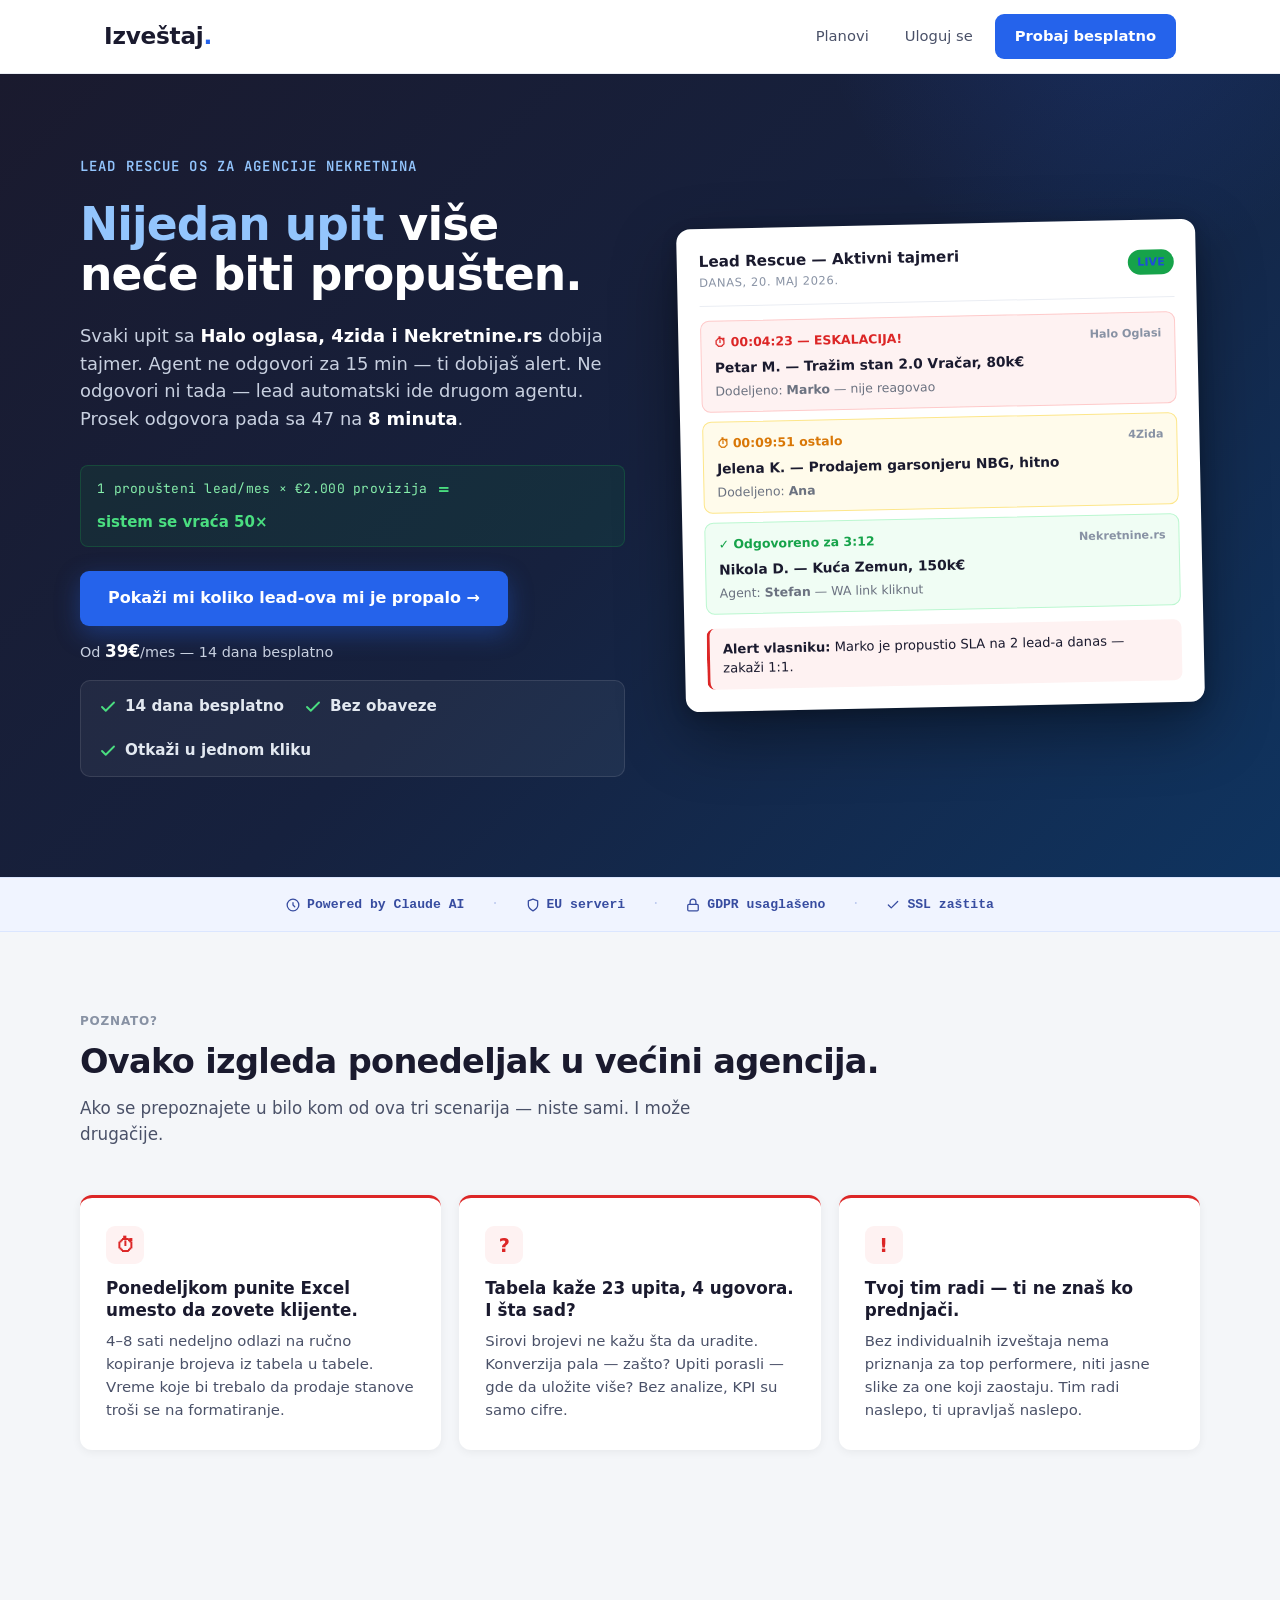
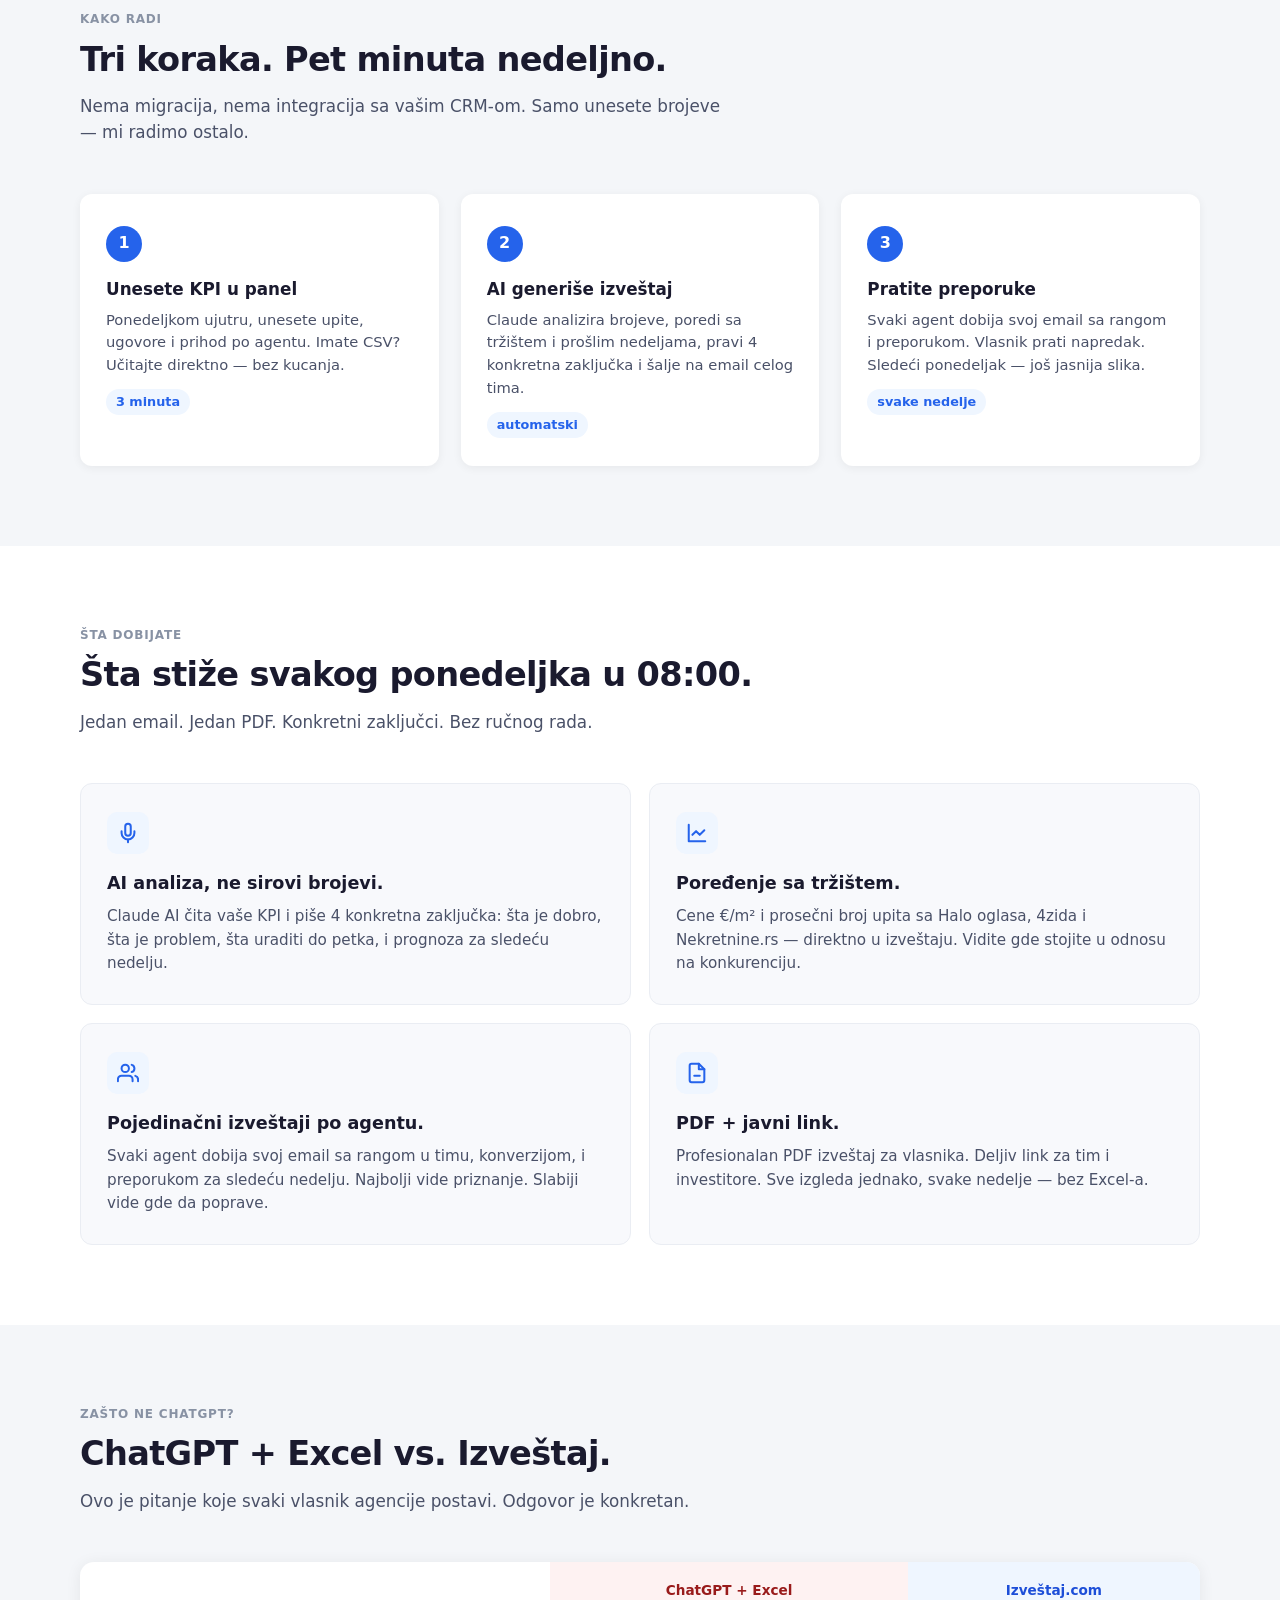
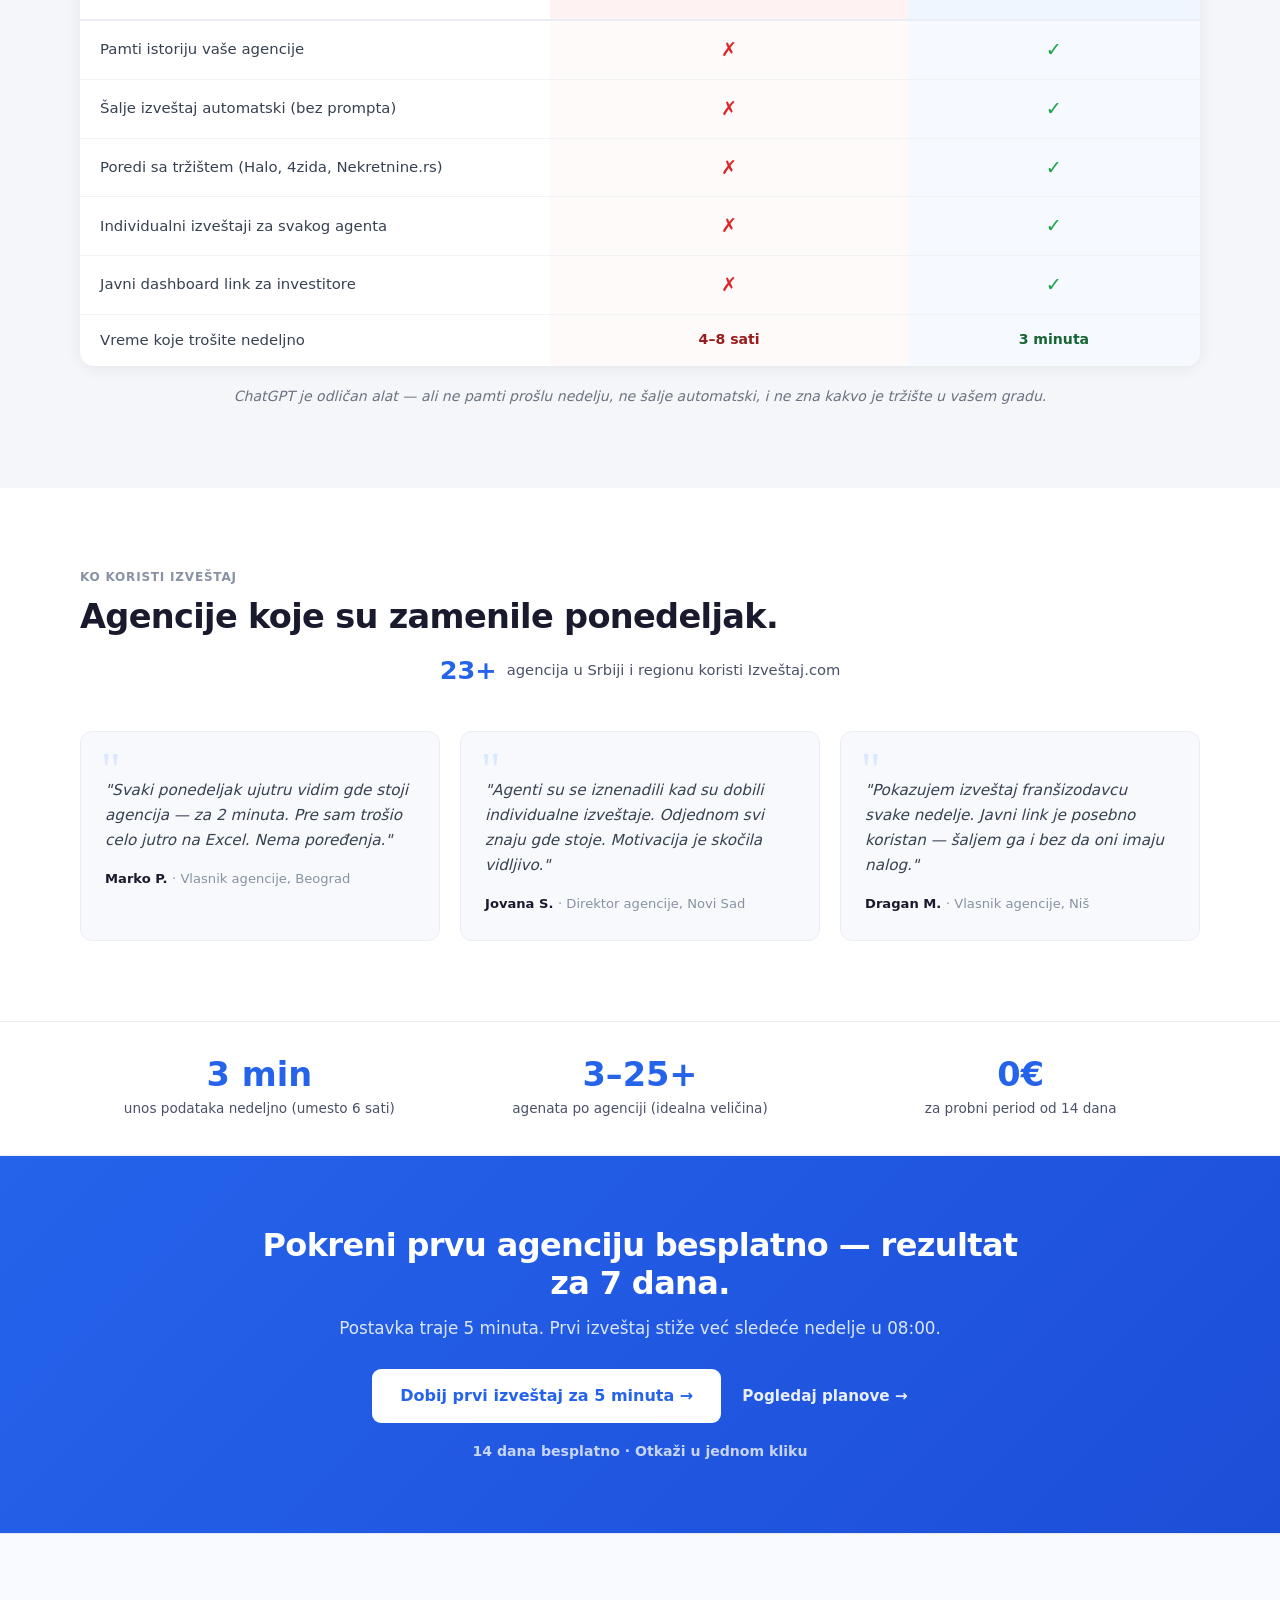
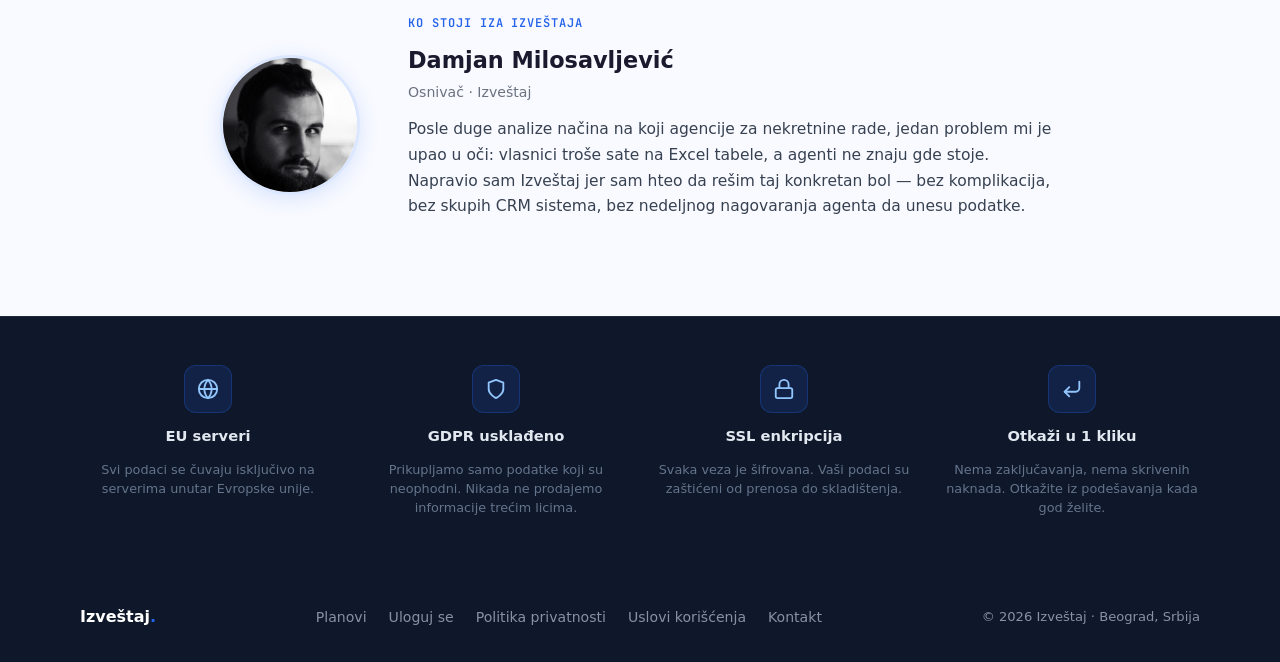
<file: web/index.html>
<!DOCTYPE html>
<html lang="sr">
<head>
  <meta charset="UTF-8">
  <link rel="icon" type="image/svg+xml" href="/favicon.svg">
  <meta name="viewport" content="width=device-width, initial-scale=1.0, viewport-fit=cover">
  <link rel="stylesheet" href="css/responsive.css">
  <title>Izveštaj — Nijedan upit sa portala više neće biti propušten</title>
  <meta name="description" content="Lead Rescue OS za agencije nekretnina. Svaki upit dobija tajmer — ako agent ne odgovori za 15 min, vlasnik dobija alert. Prosek odgovora pada sa 47 na 8 minuta. 14 dana besplatno.">
  <link rel="preconnect" href="https://fonts.googleapis.com">
  <link href="https://fonts.googleapis.com/css2?family=JetBrains+Mono:wght@600&display=swap" rel="stylesheet">
  <style>
    * { box-sizing: border-box; margin: 0; padding: 0; }
    html { scroll-behavior: smooth; }
    body { font-family: system-ui, -apple-system, 'Segoe UI', sans-serif; background: #f4f6f9; color: #1a1a2e; line-height: 1.55; -webkit-font-smoothing: antialiased; }
    a { color: inherit; text-decoration: none; }

    /* ── Nav ── */
    .nav {
      position: sticky; top: 0; z-index: 50; background: rgba(255,255,255,0.96);
      backdrop-filter: blur(10px); border-bottom: 1px solid #eaedf3;
    }
    .nav-inner {
      max-width: 1120px; margin: 0 auto; padding: 14px 24px;
      display: flex; align-items: center; justify-content: space-between; gap: 16px;
    }
    .brand { font-size: 1.45rem; font-weight: 700; color: #1a1a2e; letter-spacing: -0.01em; }
    .brand-dot { color: #2563eb; }
    .nav-links { display: flex; align-items: center; gap: 8px; }
    .nav-link { padding: 8px 14px; font-size: 0.92rem; font-weight: 500; color: #4a5168; border-radius: 8px; transition: all 0.18s; }
    .nav-link:hover { background: #f4f6f9; color: #1a1a2e; }
    .nav-link.active { color: #2563eb; }
    .btn { display: inline-block; padding: 11px 20px; border-radius: 9px; font-size: 0.92rem; font-weight: 600; cursor: pointer; transition: all 0.18s; border: none; text-align: center; }
    .btn-primary { background: #2563eb; color: white; }
    .btn-primary:hover { background: #1d4ed8; transform: translateY(-1px); box-shadow: 0 6px 16px rgba(37,99,235,0.28); }
    .btn-outline { background: white; border: 1.5px solid #2563eb; color: #2563eb; }
    .btn-outline:hover { background: #2563eb; color: white; }
    .btn-lg { padding: 15px 28px; font-size: 1rem; }

    /* Hamburger */
    .hamburger { display: none; flex-direction: column; gap: 5px; cursor: pointer; padding: 8px; border: none; background: none; }
    .hamburger span { display: block; width: 22px; height: 2px; background: #1a1a2e; border-radius: 2px; transition: all 0.2s; }
    .mobile-menu {
      display: none; position: fixed; top: 57px; left: 0; right: 0; bottom: 0;
      background: white; z-index: 49; padding: 24px;
      flex-direction: column; gap: 8px;
      border-top: 1px solid #eaedf3;
    }
    .mobile-menu.open { display: flex; }
    .mobile-menu .nav-link { padding: 14px 16px; font-size: 1rem; border-radius: 10px; }
    .mobile-menu .btn { width: 100%; padding: 15px; font-size: 1rem; margin-top: 8px; min-height: 52px; }

    /* ── Hero ── */
    .hero {
      background: linear-gradient(135deg, #1a1a2e 0%, #16213e 50%, #0f3460 100%);
      color: white; padding: 80px 24px 100px; position: relative; overflow: hidden;
    }
    .hero::before {
      content: ''; position: absolute; top: -50%; right: -10%; width: 600px; height: 600px;
      background: radial-gradient(circle, rgba(37,99,235,0.18) 0%, transparent 70%);
      pointer-events: none;
    }
    .hero-inner {
      max-width: 1120px; margin: 0 auto; display: grid; grid-template-columns: 1.05fr 1fr;
      gap: 56px; align-items: center; position: relative; z-index: 1;
    }
    .hero-eyebrow {
      display: inline-block;
      font-family: 'JetBrains Mono', 'Courier New', monospace;
      font-size: 14px; font-weight: 600; letter-spacing: 0.08em;
      text-transform: uppercase; color: #93c5fd; margin-bottom: 22px;
    }
    .hero h1 {
      font-size: 2.85rem; font-weight: 800; line-height: 1.1;
      letter-spacing: -0.02em; margin-bottom: 22px;
    }
    .hero h1 .accent { color: #93c5fd; }
    .hero-sub { font-size: 1.12rem; color: #c8d0e0; margin-bottom: 32px; max-width: 540px; }
    .hero-sub strong { color: white; }
    .hero-roi {
      display: flex; align-items: center; gap: 10px; flex-wrap: wrap;
      margin-bottom: 24px; padding: 12px 16px;
      background: rgba(22,163,74,0.1); border: 1px solid rgba(22,163,74,0.25); border-radius: 8px;
    }
    .hero-roi-calc {
      font-family: 'JetBrains Mono', 'Courier New', monospace;
      font-size: 13px; color: #86efac; letter-spacing: 0.02em;
    }
    .hero-roi-eq { color: #4ade80; font-weight: 700; font-size: 15px; }
    .hero-roi-result { font-size: 15px; font-weight: 700; color: #4ade80; }
    .hero-cta-row { display: flex; gap: 12px; align-items: center; flex-wrap: wrap; margin-bottom: 16px; }
    .hero-price-hint {
      font-size: 0.9rem; color: #c8d0e0;
    }
    .hero-price-hint strong { color: white; font-size: 1.05rem; }
    .hero .btn-primary { box-shadow: 0 8px 24px rgba(37,99,235,0.35); }
    .hero-risk {
      display: flex; gap: 20px; flex-wrap: wrap; align-items: center;
      background: rgba(255,255,255,0.05); border: 1px solid rgba(255,255,255,0.1);
      border-radius: 10px; padding: 14px 18px; margin-bottom: 0;
    }
    .hero-risk-item {
      display: flex; align-items: center; gap: 8px;
      font-size: 0.95rem; font-weight: 600; color: #e2e8f0;
    }
    .hero-risk-item svg { color: #4ade80; flex-shrink: 0; }
    .hero-guarantee {
      font-size: 0.88rem; color: #93c5fd; font-weight: 600;
      display: flex; align-items: center; gap: 6px; flex-wrap: wrap;
    }
    .hero-guarantee span { opacity: 0.5; }

    /* ── Hero mockup ── */
    .mockup {
      background: white; color: #1a1a2e; border-radius: 14px;
      box-shadow: 0 24px 64px rgba(0,0,0,0.4), 0 4px 16px rgba(0,0,0,0.2);
      padding: 22px; transform: rotate(-1.2deg); position: relative;
    }
    .mockup-header { display: flex; align-items: center; justify-content: space-between; padding-bottom: 14px; border-bottom: 1px solid #eaedf3; margin-bottom: 14px; }
    .mockup-title { font-size: 0.95rem; font-weight: 700; }
    .mockup-sub { font-size: 0.72rem; color: #8892a4; text-transform: uppercase; letter-spacing: 0.6px; }
    .mockup-badge { font-size: 0.7rem; background: #eff6ff; color: #1d4ed8; padding: 4px 9px; border-radius: 999px; font-weight: 600; }
    .kpi-row { display: grid; grid-template-columns: 1fr 1fr 1fr; gap: 10px; margin-bottom: 16px; }
    .kpi-cell { background: #f8f9fc; border: 1px solid #eaedf3; border-radius: 8px; padding: 10px 11px; }
    .kpi-label { font-size: 0.62rem; color: #8892a4; text-transform: uppercase; letter-spacing: 0.5px; font-weight: 600; }
    .kpi-value { font-size: 1.2rem; font-weight: 700; margin-top: 3px; }
    .kpi-delta-up { font-size: 0.7rem; color: #16a34a; font-weight: 600; }
    .kpi-delta-down { font-size: 0.7rem; color: #dc2626; font-weight: 600; }
    .insight { padding: 11px 13px; border-radius: 8px; margin-bottom: 8px; font-size: 0.82rem; line-height: 1.45; }
    .insight-good { background: #f0fdf4; border-left: 3px solid #16a34a; }
    .insight-bad { background: #fef2f2; border-left: 3px solid #dc2626; }
    .insight-action { background: #eff6ff; border-left: 3px solid #2563eb; }
    .insight strong { font-weight: 700; }

    /* ── Trust bar ── */
    .trust-bar {
      background: #f0f4ff; border-top: 1px solid #dbe6ff; border-bottom: 1px solid #dbe6ff;
      padding: 14px 24px;
    }
    .trust-bar-inner {
      max-width: 1120px; margin: 0 auto;
      display: flex; align-items: center; justify-content: center;
      gap: 28px; flex-wrap: wrap;
    }
    .trust-item {
      display: flex; align-items: center; gap: 7px;
      font-size: 0.82rem; font-weight: 600; color: #374ca0;
      font-family: 'Courier New', monospace;
    }
    .trust-item svg { flex-shrink: 0; }
    .trust-sep { color: #c0ccf0; font-size: 1rem; }

    /* ── Sections ── */
    .section { padding: 80px 24px; }
    .section-inner { max-width: 1120px; margin: 0 auto; }
    .section-eyebrow {
      font-size: 0.75rem; text-transform: uppercase; letter-spacing: 0.8px;
      color: #8892a4; font-weight: 700; margin-bottom: 12px;
    }
    .section h2 {
      font-size: 2.1rem; font-weight: 800; letter-spacing: -0.02em;
      margin-bottom: 14px; line-height: 1.15;
    }
    .section-lede { font-size: 1.05rem; color: #4a5168; max-width: 640px; margin-bottom: 48px; }

    /* ── Problem cards ── */
    .problem-grid { display: grid; grid-template-columns: repeat(3, 1fr); gap: 18px; }
    .problem-card {
      background: white; border-radius: 12px; padding: 28px 26px;
      box-shadow: 0 2px 10px rgba(0,0,0,0.06);
      border-top: 3px solid #dc2626;
    }
    .problem-icon {
      width: 38px; height: 38px; border-radius: 9px;
      background: #fef2f2; color: #dc2626;
      display: flex; align-items: center; justify-content: center;
      font-size: 1.2rem; font-weight: 700; margin-bottom: 14px;
    }
    .problem-card h3 { font-size: 1.05rem; font-weight: 700; margin-bottom: 8px; line-height: 1.3; }
    .problem-card p { font-size: 0.93rem; color: #4a5168; }

    /* ── Steps ── */
    .steps-grid { display: grid; grid-template-columns: repeat(3, 1fr); gap: 22px; }
    .step-card {
      background: white; border-radius: 12px; padding: 32px 26px 28px;
      box-shadow: 0 2px 10px rgba(0,0,0,0.06); position: relative;
    }
    .step-num {
      width: 36px; height: 36px; border-radius: 50%;
      background: #2563eb; color: white;
      display: flex; align-items: center; justify-content: center;
      font-size: 1rem; font-weight: 700; margin-bottom: 14px;
    }
    .step-card h3 { font-size: 1.05rem; font-weight: 700; margin-bottom: 7px; }
    .step-card p { font-size: 0.92rem; color: #4a5168; }
    .step-time {
      display: inline-block; margin-top: 12px; font-size: 0.8rem;
      font-weight: 700; color: #2563eb; background: #eff6ff;
      padding: 3px 10px; border-radius: 999px;
    }

    /* ── Solution ── */
    .solution { background: white; }
    .solution-grid { display: grid; grid-template-columns: repeat(2, 1fr); gap: 18px; }
    .solution-card {
      background: #f8f9fc; border: 1px solid #eaedf3; border-radius: 12px;
      padding: 28px 26px; transition: all 0.2s;
    }
    .solution-card:hover { background: white; box-shadow: 0 8px 22px rgba(0,0,0,0.06); border-color: #dbe3ee; }
    .solution-icon {
      width: 42px; height: 42px; border-radius: 10px;
      background: #eff6ff; color: #2563eb;
      display: flex; align-items: center; justify-content: center;
      margin-bottom: 16px;
    }
    .solution-card h3 { font-size: 1.1rem; font-weight: 700; margin-bottom: 8px; }
    .solution-card p { font-size: 0.95rem; color: #4a5168; }

    /* ── Comparison ── */
    .comparison { background: #f4f6f9; }
    .comp-table {
      width: 100%; border-collapse: collapse; background: white;
      border-radius: 14px; overflow: hidden;
      box-shadow: 0 2px 16px rgba(0,0,0,0.07);
    }
    .comp-table th {
      padding: 18px 20px; font-size: 0.85rem; font-weight: 700;
      text-align: left; border-bottom: 2px solid #eaedf3;
    }
    .comp-table th:first-child { width: 42%; color: #4a5168; }
    .comp-table th.col-them { background: #fef2f2; color: #991b1b; text-align: center; }
    .comp-table th.col-us { background: #eff6ff; color: #1d4ed8; text-align: center; }
    .comp-table td {
      padding: 14px 20px; font-size: 0.93rem; border-bottom: 1px solid #f0f2f5;
    }
    .comp-table tr:last-child td { border-bottom: none; }
    .comp-table td.col-them { background: #fffafa; text-align: center; font-size: 1.1rem; }
    .comp-table td.col-us { background: #f6f9ff; text-align: center; font-size: 1.1rem; }
    .comp-table td:first-child { color: #374151; font-weight: 500; }
    .check { color: #16a34a; font-size: 1.2rem; }
    .cross { color: #dc2626; font-size: 1.2rem; }
    .comp-note {
      margin-top: 20px; font-size: 0.88rem; color: #6b7280;
      text-align: center; font-style: italic;
    }

    /* ── Social proof ── */
    .social-proof { background: white; }
    .testimonials-grid { display: grid; grid-template-columns: repeat(3, 1fr); gap: 20px; }
    .testimonial {
      background: #f8f9fc; border: 1px solid #eaedf3; border-radius: 12px;
      padding: 26px 24px; position: relative;
    }
    .testimonial::before {
      content: '"'; position: absolute; top: 14px; left: 20px;
      font-size: 3rem; color: #dbe6ff; font-family: Georgia, serif; line-height: 1;
    }
    .testimonial blockquote {
      font-size: 0.95rem; color: #374151; line-height: 1.65;
      margin-top: 20px; margin-bottom: 16px; font-style: italic;
    }
    .testimonial cite {
      font-size: 0.82rem; font-weight: 700; color: #1a1a2e;
      font-style: normal; display: block;
    }
    .testimonial cite span { font-weight: 400; color: #8892a4; }
    .counter-row {
      display: flex; align-items: center; justify-content: center;
      gap: 10px; margin-bottom: 40px;
      font-size: 0.92rem; color: #4a5168;
    }
    .counter-num {
      font-size: 1.6rem; font-weight: 800; color: #2563eb;
    }

    /* ── Comp mobile stacked ── */
    .comp-mobile { display: none; }
    .comp-card {
      background: white; border-radius: 12px; padding: 18px 16px;
      box-shadow: 0 2px 12px rgba(0,0,0,0.07); margin-bottom: 10px;
    }
    .comp-feature {
      font-size: 0.93rem; font-weight: 600; color: #1a1a2e;
      margin-bottom: 12px; padding-bottom: 10px;
      border-bottom: 1px solid #eaedf3;
    }
    .comp-versus {
      display: grid; grid-template-columns: 1fr 1fr; gap: 8px;
    }
    .comp-col {
      display: flex; flex-direction: column; align-items: center;
      gap: 4px; padding: 10px 8px; border-radius: 8px;
    }
    .comp-col-them { background: #fef2f2; }
    .comp-col-us   { background: #eff6ff; }
    .comp-col-label {
      font-size: 0.72rem; font-weight: 700; letter-spacing: 0.05em;
      text-transform: uppercase;
    }
    .comp-col-them .comp-col-label { color: #991b1b; }
    .comp-col-us   .comp-col-label { color: #1d4ed8; }
    .comp-col-val  { font-size: 1.3rem; }

    /* ── Testimonials carousel (mobile) ── */
    .carousel-wrap { position: relative; }
    .carousel-dots {
      display: none; justify-content: center; gap: 6px; margin-top: 20px;
    }
    .carousel-dot {
      width: 7px; height: 7px; border-radius: 50%;
      background: #dbe6ff; border: none; padding: 0; cursor: pointer;
      transition: background 0.2s, transform 0.2s;
    }
    .carousel-dot.active { background: #2563eb; transform: scale(1.25); }

    /* ── Stat strip ── */
    .strip { background: white; padding: 36px 24px; border-top: 1px solid #eaedf3; border-bottom: 1px solid #eaedf3; }
    .strip-inner {
      max-width: 1120px; margin: 0 auto;
      display: grid; grid-template-columns: repeat(3, 1fr); gap: 22px; text-align: center;
    }
    .strip-stat { padding: 0 12px; }
    .strip-num { font-size: 2.1rem; font-weight: 800; color: #2563eb; line-height: 1; }
    .strip-label { font-size: 0.85rem; color: #4a5168; margin-top: 6px; }

    /* ── Final CTA ── */
    .cta-band {
      background: linear-gradient(135deg, #2563eb 0%, #1d4ed8 100%);
      color: white; padding: 70px 24px;
    }
    .cta-inner { max-width: 760px; margin: 0 auto; text-align: center; }
    .cta-band h2 { font-size: 2rem; font-weight: 800; letter-spacing: -0.02em; margin-bottom: 12px; line-height: 1.2; }
    .cta-band p { font-size: 1.05rem; color: #dbe6ff; margin-bottom: 28px; }
    .cta-band .btn-primary { background: white; color: #2563eb; }
    .cta-band .btn-primary:hover { background: #f0f4ff; }
    .cta-secondary { display: inline-block; margin-left: 16px; color: white; font-weight: 600; font-size: 0.95rem; opacity: 0.9; }
    .cta-secondary:hover { opacity: 1; }
    .cta-guarantee {
      margin-top: 18px; font-size: 0.88rem; color: rgba(255,255,255,0.75);
      font-weight: 600;
    }

    /* ── Trust strip (pre footera) ── */
    .trust-strip {
      background: #0f172a; border-top: 1px solid #1e2a3a; padding: 48px 24px;
    }
    .trust-strip-inner {
      max-width: 1120px; margin: 0 auto;
      display: grid; grid-template-columns: repeat(4, 1fr); gap: 32px;
    }
    .trust-strip-item {
      display: flex; flex-direction: column; align-items: center; text-align: center; gap: 12px;
    }
    .trust-strip-icon {
      width: 48px; height: 48px; border-radius: 12px;
      background: rgba(37,99,235,0.15); border: 1px solid rgba(37,99,235,0.3);
      display: flex; align-items: center; justify-content: center; color: #93c5fd;
    }
    .trust-strip-title { font-size: 0.92rem; font-weight: 700; color: #e2e8f0; }
    .trust-strip-desc { font-size: 0.8rem; color: #64748b; line-height: 1.5; }

    /* ── Founder sekcija ── */
    .founder-section { background: #f8faff; padding: 80px 24px; border-top: 1px solid #e2e8f0; }
    .founder-inner {
      max-width: 840px; margin: 0 auto;
      display: flex; gap: 48px; align-items: center;
    }
    .founder-photo {
      width: 140px; height: 140px; border-radius: 50%; object-fit: cover; flex-shrink: 0;
      border: 3px solid #dbe6ff; box-shadow: 0 4px 20px rgba(37,99,235,0.15);
    }
    .founder-photo-placeholder {
      width: 140px; height: 140px; border-radius: 50%; flex-shrink: 0;
      background: linear-gradient(135deg, #2563eb 0%, #1e40af 100%);
      display: flex; align-items: center; justify-content: center;
      font-size: 2.5rem; font-weight: 800; color: white;
      border: 3px solid #dbe6ff; box-shadow: 0 4px 20px rgba(37,99,235,0.15);
    }
    .founder-eyebrow {
      font-family: 'JetBrains Mono', 'Courier New', monospace;
      font-size: 12px; font-weight: 600; letter-spacing: 0.08em;
      text-transform: uppercase; color: #2563eb; margin-bottom: 10px;
    }
    .founder-name { font-size: 1.4rem; font-weight: 800; color: #1a1a2e; margin-bottom: 4px; }
    .founder-title { font-size: 0.88rem; color: #6b7280; margin-bottom: 14px; }
    .founder-bio { font-size: 0.97rem; color: #374151; line-height: 1.65; margin-bottom: 16px; }

    /* ── Footer ── */
    .footer { background: #0f172a; color: #8892a4; padding: 40px 24px 32px; }
    .footer-inner { max-width: 1120px; margin: 0 auto; display: flex; align-items: center; justify-content: space-between; flex-wrap: wrap; gap: 16px; }
    .footer-brand { color: white; font-weight: 700; font-size: 1rem; }
    .footer-links { display: flex; gap: 22px; font-size: 0.88rem; flex-wrap: wrap; }
    .footer-links a:hover { color: white; }
    .footer-copy { font-size: 0.82rem; }

    /* ── Responsive ── */
    @media (max-width: 960px) {
      .hero-inner { grid-template-columns: 1fr; gap: 36px; }
      .mockup { transform: none; max-width: 400px; margin: 0 auto; }
      .hero h1 { font-size: 2.3rem; }
      .problem-grid { grid-template-columns: 1fr; }
      .solution-grid { grid-template-columns: 1fr; }
      .steps-grid { grid-template-columns: 1fr; }
      .testimonials-grid { grid-template-columns: 1fr; }
      .testimonial + .testimonial { border-top: 1px solid #eaedf3; padding-top: 24px; }
    }
    @media (max-width: 680px) {
      .testimonials-grid {
        display: flex; overflow-x: auto; scroll-snap-type: x mandatory;
        -webkit-overflow-scrolling: touch; gap: 14px;
        padding-bottom: 4px; scrollbar-width: none;
      }
      .testimonials-grid::-webkit-scrollbar { display: none; }
      .testimonial {
        scroll-snap-align: start; min-width: 84vw; flex-shrink: 0;
        border-top: none !important; padding-top: 26px !important;
      }
      .carousel-dots { display: flex; }
    }
    @media (max-width: 780px) {
      .nav-links .nav-link { display: none; }
      .nav-links .btn { display: none; }
      .hamburger { display: flex; }
    }
    @media (max-width: 768px) {
      .trust-strip-inner { grid-template-columns: repeat(2, 1fr); gap: 24px; }
      .founder-inner { flex-direction: column; align-items: flex-start; gap: 28px; }
    }
    @media (max-width: 600px) {
      .hero { padding: 48px 20px 64px; }
      .hero h1 { font-size: clamp(1.7rem, 7vw, 1.95rem); }
      .hero-sub { font-size: 1rem; }
      .hero-cta-row { flex-direction: column; align-items: stretch; }
      .hero-cta-row .btn-lg { width: 100%; min-height: 52px; text-align: center; }
      .hero-risk { flex-direction: column; gap: 14px; align-items: flex-start; }
      .hero-inner .mockup { display: none; }
      .section { padding: 56px 20px; }
      .section h2 { font-size: clamp(1.4rem, 5.5vw, 1.7rem); }
      .strip-inner { grid-template-columns: 1fr; gap: 18px; }
      .cta-band { padding: 44px 20px; }
      .cta-band h2 { font-size: clamp(1.25rem, 5vw, 1.55rem); }
      .cta-secondary { display: block; margin: 16px 0 0 0; }
      .footer-inner { flex-direction: column; text-align: center; }
      .footer-links { flex-wrap: wrap; justify-content: center; }
      .comp-table { display: none; }
      .comp-mobile { display: block; }
      .comp-table th, .comp-table td { padding: 11px 12px; font-size: 0.85rem; }
      .trust-sep { display: none; }
    }
    @media (max-width: 480px) {
      .trust-strip-inner { grid-template-columns: 1fr; gap: 18px; text-align: left; }
      .hero { padding: 40px 18px 56px; }
      .section { padding: 44px 18px; }
    }

    /* Hamburger X animacija kada je meni otvoren */
    .hamburger.open span:nth-child(1) { transform: translateY(7px) rotate(45deg); }
    .hamburger.open span:nth-child(2) { opacity: 0; }
    .hamburger.open span:nth-child(3) { transform: translateY(-7px) rotate(-45deg); }
    .hamburger { transition: transform 0.15s; }
    .hamburger span { transform-origin: center; }

    /* Mobilni meni — backdrop + lock scrolla */
    body.menu-open { overflow: hidden; }
  </style>
</head>
<body>

  <!-- ── NAV ── -->
  <nav class="nav">
    <div class="nav-inner">
      <a href="/" class="brand">Izveštaj<span class="brand-dot">.</span></a>
      <div class="nav-links">
        <a href="pricing.html" class="nav-link">Planovi</a>
        <a href="app.html" class="nav-link">Uloguj se</a>
        <a href="register.html?plan=pro" class="btn btn-primary">Probaj besplatno</a>
      </div>
      <button class="hamburger" id="hamburger-btn" aria-label="Otvori meni">
        <span></span><span></span><span></span>
      </button>
    </div>
  </nav>

  <!-- Mobile menu -->
  <div class="mobile-menu" id="mobile-menu">
    <a href="pricing.html" class="nav-link">Planovi</a>
    <a href="app.html" class="nav-link">Uloguj se</a>
    <a href="register.html?plan=pro" class="btn btn-primary">Probaj besplatno</a>
  </div>

  <!-- ── HERO ── -->
  <header class="hero">
    <div class="hero-inner">
      <div>
        <span class="hero-eyebrow">Lead Rescue OS za agencije nekretnina</span>
        <h1><span class="accent">Nijedan upit</span> više neće biti propušten.</h1>
        <p class="hero-sub">Svaki upit sa <strong>Halo oglasa, 4zida i Nekretnine.rs</strong> dobija tajmer. Agent ne odgovori za 15 min — ti dobijaš alert. Ne odgovori ni tada — lead automatski ide drugom agentu. Prosek odgovora pada sa 47 na <strong>8 minuta</strong>.</p>
        <div class="hero-roi">
          <span class="hero-roi-calc">1 propušteni lead/mes × €2.000 provizija</span>
          <span class="hero-roi-eq">=</span>
          <span class="hero-roi-result">sistem se vraća 50×</span>
        </div>
        <div class="hero-cta-row">
          <a href="register.html?plan=pro" class="btn btn-primary btn-lg">Pokaži mi koliko lead-ova mi je propalo →</a>
          <span class="hero-price-hint">Od <strong>39€</strong>/mes — 14 dana besplatno</span>
        </div>
        <div class="hero-risk">
          <div class="hero-risk-item">
            <svg width="18" height="18" viewBox="0 0 24 24" fill="none" stroke="currentColor" stroke-width="2.5" stroke-linecap="round" stroke-linejoin="round"><polyline points="20 6 9 17 4 12"/></svg>
            14 dana besplatno
          </div>
          <div class="hero-risk-item">
            <svg width="18" height="18" viewBox="0 0 24 24" fill="none" stroke="currentColor" stroke-width="2.5" stroke-linecap="round" stroke-linejoin="round"><polyline points="20 6 9 17 4 12"/></svg>
            Bez obaveze
          </div>
          <div class="hero-risk-item">
            <svg width="18" height="18" viewBox="0 0 24 24" fill="none" stroke="currentColor" stroke-width="2.5" stroke-linecap="round" stroke-linejoin="round"><polyline points="20 6 9 17 4 12"/></svg>
            Otkaži u jednom kliku
          </div>
        </div>
      </div>

      <!-- Lead Rescue mockup -->
      <div class="mockup" aria-hidden="true">
        <div class="mockup-header">
          <div>
            <div class="mockup-title">Lead Rescue — Aktivni tajmeri</div>
            <div class="mockup-sub">Danas, 20. maj 2026.</div>
          </div>
          <span class="mockup-badge" style="background:#16a34a;">LIVE</span>
        </div>
        <div style="display:flex;flex-direction:column;gap:9px;margin-bottom:14px;">
          <div style="background:#fef2f2;border:1px solid #fecaca;border-radius:9px;padding:11px 13px;">
            <div style="display:flex;justify-content:space-between;align-items:center;margin-bottom:5px;">
              <span style="font-size:0.78rem;font-weight:700;color:#dc2626;">⏱ 00:04:23 — ESKALACIJA!</span>
              <span style="font-size:0.7rem;color:#8892a4;font-weight:600;">Halo Oglasi</span>
            </div>
            <div style="font-size:0.86rem;color:#1a1a2e;font-weight:600;margin-bottom:3px;">Petar M. — Tražim stan 2.0 Vračar, 80k€</div>
            <div style="font-size:0.78rem;color:#6b7280;">Dodeljeno: <strong>Marko</strong> — nije reagovao</div>
          </div>
          <div style="background:#fffbeb;border:1px solid #fde68a;border-radius:9px;padding:11px 13px;">
            <div style="display:flex;justify-content:space-between;align-items:center;margin-bottom:5px;">
              <span style="font-size:0.78rem;font-weight:700;color:#d97706;">⏱ 00:09:51 ostalo</span>
              <span style="font-size:0.7rem;color:#8892a4;font-weight:600;">4Zida</span>
            </div>
            <div style="font-size:0.86rem;color:#1a1a2e;font-weight:600;margin-bottom:3px;">Jelena K. — Prodajem garsonjeru NBG, hitno</div>
            <div style="font-size:0.78rem;color:#6b7280;">Dodeljeno: <strong>Ana</strong></div>
          </div>
          <div style="background:#f0fdf4;border:1px solid #bbf7d0;border-radius:9px;padding:11px 13px;">
            <div style="display:flex;justify-content:space-between;align-items:center;margin-bottom:5px;">
              <span style="font-size:0.78rem;font-weight:700;color:#16a34a;">✓ Odgovoreno za 3:12</span>
              <span style="font-size:0.7rem;color:#8892a4;font-weight:600;">Nekretnine.rs</span>
            </div>
            <div style="font-size:0.86rem;color:#1a1a2e;font-weight:600;margin-bottom:3px;">Nikola D. — Kuća Zemun, 150k€</div>
            <div style="font-size:0.78rem;color:#6b7280;">Agent: <strong>Stefan</strong> — WA link kliknut</div>
          </div>
        </div>
        <div class="insight insight-bad" style="margin-bottom:0;"><strong>Alert vlasniku:</strong> Marko je propustio SLA na 2 lead-a danas — zakaži 1:1.</div>
      </div>
    </div>
  </header>

  <!-- ── TRUST BAR ── -->
  <div class="trust-bar">
    <div class="trust-bar-inner">
      <div class="trust-item">
        <svg width="14" height="14" viewBox="0 0 24 24" fill="none" stroke="currentColor" stroke-width="2.2" stroke-linecap="round" stroke-linejoin="round"><circle cx="12" cy="12" r="10"/><path d="M12 8v4l3 3"/></svg>
        Powered by Claude AI
      </div>
      <span class="trust-sep">·</span>
      <div class="trust-item">
        <svg width="14" height="14" viewBox="0 0 24 24" fill="none" stroke="currentColor" stroke-width="2.2" stroke-linecap="round" stroke-linejoin="round"><path d="M12 22s8-4 8-10V5l-8-3-8 3v7c0 6 8 10 8 10z"/></svg>
        EU serveri
      </div>
      <span class="trust-sep">·</span>
      <div class="trust-item">
        <svg width="14" height="14" viewBox="0 0 24 24" fill="none" stroke="currentColor" stroke-width="2.2" stroke-linecap="round" stroke-linejoin="round"><rect x="3" y="11" width="18" height="11" rx="2" ry="2"/><path d="M7 11V7a5 5 0 0 1 10 0v4"/></svg>
        GDPR usaglašeno
      </div>
      <span class="trust-sep">·</span>
      <div class="trust-item">
        <svg width="14" height="14" viewBox="0 0 24 24" fill="none" stroke="currentColor" stroke-width="2.2" stroke-linecap="round" stroke-linejoin="round"><polyline points="20 6 9 17 4 12"/></svg>
        SSL zaštita
      </div>
    </div>
  </div>

  <!-- ── PROBLEM ── -->
  <section class="section" style="background:#f4f6f9;" id="problem">
    <div class="section-inner">
      <div class="section-eyebrow">Poznato?</div>
      <h2>Ovako izgleda ponedeljak u većini agencija.</h2>
      <p class="section-lede">Ako se prepoznajete u bilo kom od ova tri scenarija — niste sami. I može drugačije.</p>

      <div class="problem-grid">
        <div class="problem-card">
          <div class="problem-icon">⏱</div>
          <h3>Ponedeljkom punite Excel umesto da zovete klijente.</h3>
          <p>4–8 sati nedeljno odlazi na ručno kopiranje brojeva iz tabela u tabele. Vreme koje bi trebalo da prodaje stanove troši se na formatiranje.</p>
        </div>
        <div class="problem-card">
          <div class="problem-icon">?</div>
          <h3>Tabela kaže 23 upita, 4 ugovora. I šta sad?</h3>
          <p>Sirovi brojevi ne kažu šta da uradite. Konverzija pala — zašto? Upiti porasli — gde da uložite više? Bez analize, KPI su samo cifre.</p>
        </div>
        <div class="problem-card">
          <div class="problem-icon">!</div>
          <h3>Tvoj tim radi — ti ne znaš ko prednjači.</h3>
          <p>Bez individualnih izveštaja nema priznanja za top performere, niti jasne slike za one koji zaostaju. Tim radi naslepo, ti upravljaš naslepo.</p>
        </div>
      </div>
    </div>
  </section>

  <!-- ── HOW IT WORKS ── -->
  <section class="section" id="kako-radi">
    <div class="section-inner">
      <div class="section-eyebrow">Kako radi</div>
      <h2>Tri koraka. Pet minuta nedeljno.</h2>
      <p class="section-lede">Nema migracija, nema integracija sa vašim CRM-om. Samo unesete brojeve — mi radimo ostalo.</p>

      <div class="steps-grid">
        <div class="step-card">
          <div class="step-num">1</div>
          <h3>Unesete KPI u panel</h3>
          <p>Ponedeljkom ujutru, unesete upite, ugovore i prihod po agentu. Imate CSV? Učitajte direktno — bez kucanja.</p>
          <span class="step-time">3 minuta</span>
        </div>
        <div class="step-card">
          <div class="step-num">2</div>
          <h3>AI generiše izveštaj</h3>
          <p>Claude analizira brojeve, poredi sa tržištem i prošlim nedeljama, pravi 4 konkretna zaključka i šalje na email celog tima.</p>
          <span class="step-time">automatski</span>
        </div>
        <div class="step-card">
          <div class="step-num">3</div>
          <h3>Pratite preporuke</h3>
          <p>Svaki agent dobija svoj email sa rangom i preporukom. Vlasnik prati napredak. Sledeći ponedeljak — još jasnija slika.</p>
          <span class="step-time">svake nedelje</span>
        </div>
      </div>
    </div>
  </section>

  <!-- ── SOLUTION ── -->
  <section class="section solution">
    <div class="section-inner">
      <div class="section-eyebrow">Šta dobijate</div>
      <h2>Šta stiže svakog ponedeljka u 08:00.</h2>
      <p class="section-lede">Jedan email. Jedan PDF. Konkretni zaključci. Bez ručnog rada.</p>

      <div class="solution-grid">
        <div class="solution-card">
          <div class="solution-icon">
            <svg width="22" height="22" viewBox="0 0 24 24" fill="none" stroke="currentColor" stroke-width="2.2" stroke-linecap="round" stroke-linejoin="round"><path d="M12 2a3 3 0 0 0-3 3v7a3 3 0 0 0 6 0V5a3 3 0 0 0-3-3z"/><path d="M19 10v2a7 7 0 0 1-14 0v-2"/><line x1="12" y1="19" x2="12" y2="22"/></svg>
          </div>
          <h3>AI analiza, ne sirovi brojevi.</h3>
          <p>Claude AI čita vaše KPI i piše 4 konkretna zaključka: šta je dobro, šta je problem, šta uraditi do petka, i prognoza za sledeću nedelju.</p>
        </div>
        <div class="solution-card">
          <div class="solution-icon">
            <svg width="22" height="22" viewBox="0 0 24 24" fill="none" stroke="currentColor" stroke-width="2.2" stroke-linecap="round" stroke-linejoin="round"><path d="M3 3v18h18"/><path d="M7 14l4-4 4 4 5-5"/></svg>
          </div>
          <h3>Poređenje sa tržištem.</h3>
          <p>Cene €/m² i prosečni broj upita sa Halo oglasa, 4zida i Nekretnine.rs — direktno u izveštaju. Vidite gde stojite u odnosu na konkurenciju.</p>
        </div>
        <div class="solution-card">
          <div class="solution-icon">
            <svg width="22" height="22" viewBox="0 0 24 24" fill="none" stroke="currentColor" stroke-width="2.2" stroke-linecap="round" stroke-linejoin="round"><path d="M17 21v-2a4 4 0 0 0-4-4H5a4 4 0 0 0-4 4v2"/><circle cx="9" cy="7" r="4"/><path d="M23 21v-2a4 4 0 0 0-3-3.87"/><path d="M16 3.13a4 4 0 0 1 0 7.75"/></svg>
          </div>
          <h3>Pojedinačni izveštaji po agentu.</h3>
          <p>Svaki agent dobija svoj email sa rangom u timu, konverzijom, i preporukom za sledeću nedelju. Najbolji vide priznanje. Slabiji vide gde da poprave.</p>
        </div>
        <div class="solution-card">
          <div class="solution-icon">
            <svg width="22" height="22" viewBox="0 0 24 24" fill="none" stroke="currentColor" stroke-width="2.2" stroke-linecap="round" stroke-linejoin="round"><path d="M14 2H6a2 2 0 0 0-2 2v16a2 2 0 0 0 2 2h12a2 2 0 0 0 2-2V8z"/><polyline points="14 2 14 8 20 8"/><line x1="9" y1="15" x2="15" y2="15"/></svg>
          </div>
          <h3>PDF + javni link.</h3>
          <p>Profesionalan PDF izveštaj za vlasnika. Deljiv link za tim i investitore. Sve izgleda jednako, svake nedelje — bez Excel-a.</p>
        </div>
      </div>
    </div>
  </section>

  <!-- ── COMPARISON ── -->
  <section class="section comparison">
    <div class="section-inner">
      <div class="section-eyebrow">Zašto ne ChatGPT?</div>
      <h2>ChatGPT + Excel vs. Izveštaj.</h2>
      <p class="section-lede">Ovo je pitanje koje svaki vlasnik agencije postavi. Odgovor je konkretan.</p>

      <table class="comp-table">
        <thead>
          <tr>
            <th></th>
            <th class="col-them">ChatGPT + Excel</th>
            <th class="col-us">Izveštaj.com</th>
          </tr>
        </thead>
        <tbody>
          <tr>
            <td>Pamti istoriju vaše agencije</td>
            <td class="col-them"><span class="cross">✗</span></td>
            <td class="col-us"><span class="check">✓</span></td>
          </tr>
          <tr>
            <td>Šalje izveštaj automatski (bez prompta)</td>
            <td class="col-them"><span class="cross">✗</span></td>
            <td class="col-us"><span class="check">✓</span></td>
          </tr>
          <tr>
            <td>Poredi sa tržištem (Halo, 4zida, Nekretnine.rs)</td>
            <td class="col-them"><span class="cross">✗</span></td>
            <td class="col-us"><span class="check">✓</span></td>
          </tr>
          <tr>
            <td>Individualni izveštaji za svakog agenta</td>
            <td class="col-them"><span class="cross">✗</span></td>
            <td class="col-us"><span class="check">✓</span></td>
          </tr>
          <tr>
            <td>Javni dashboard link za investitore</td>
            <td class="col-them"><span class="cross">✗</span></td>
            <td class="col-us"><span class="check">✓</span></td>
          </tr>
          <tr>
            <td>Vreme koje trošite nedeljno</td>
            <td class="col-them" style="font-size:0.88rem;font-weight:600;color:#991b1b;">4–8 sati</td>
            <td class="col-us" style="font-size:0.88rem;font-weight:600;color:#166534;">3 minuta</td>
          </tr>
        </tbody>
      </table>
      <p class="comp-note">ChatGPT je odličan alat — ali ne pamti prošlu nedelju, ne šalje automatski, i ne zna kakvo je tržište u vašem gradu.</p>

      <!-- mobile stacked comparator -->
      <div class="comp-mobile">
        <div class="comp-card">
          <div class="comp-feature">Pamti istoriju vaše agencije</div>
          <div class="comp-versus">
            <div class="comp-col comp-col-them"><span class="comp-col-label">ChatGPT</span><span class="comp-col-val cross">✗</span></div>
            <div class="comp-col comp-col-us"><span class="comp-col-label">Izveštaj</span><span class="comp-col-val check">✓</span></div>
          </div>
        </div>
        <div class="comp-card">
          <div class="comp-feature">Šalje izveštaj automatski (bez prompta)</div>
          <div class="comp-versus">
            <div class="comp-col comp-col-them"><span class="comp-col-label">ChatGPT</span><span class="comp-col-val cross">✗</span></div>
            <div class="comp-col comp-col-us"><span class="comp-col-label">Izveštaj</span><span class="comp-col-val check">✓</span></div>
          </div>
        </div>
        <div class="comp-card">
          <div class="comp-feature">Poredi sa tržištem (Halo, 4zida, Nekretnine.rs)</div>
          <div class="comp-versus">
            <div class="comp-col comp-col-them"><span class="comp-col-label">ChatGPT</span><span class="comp-col-val cross">✗</span></div>
            <div class="comp-col comp-col-us"><span class="comp-col-label">Izveštaj</span><span class="comp-col-val check">✓</span></div>
          </div>
        </div>
        <div class="comp-card">
          <div class="comp-feature">Individualni izveštaji za svakog agenta</div>
          <div class="comp-versus">
            <div class="comp-col comp-col-them"><span class="comp-col-label">ChatGPT</span><span class="comp-col-val cross">✗</span></div>
            <div class="comp-col comp-col-us"><span class="comp-col-label">Izveštaj</span><span class="comp-col-val check">✓</span></div>
          </div>
        </div>
        <div class="comp-card">
          <div class="comp-feature">Javni dashboard link za investitore</div>
          <div class="comp-versus">
            <div class="comp-col comp-col-them"><span class="comp-col-label">ChatGPT</span><span class="comp-col-val cross">✗</span></div>
            <div class="comp-col comp-col-us"><span class="comp-col-label">Izveštaj</span><span class="comp-col-val check">✓</span></div>
          </div>
        </div>
        <div class="comp-card">
          <div class="comp-feature">Vreme koje trošite nedeljno</div>
          <div class="comp-versus">
            <div class="comp-col comp-col-them"><span class="comp-col-label">ChatGPT</span><span class="comp-col-val" style="font-size:1rem;font-weight:700;color:#991b1b;">4–8 sati</span></div>
            <div class="comp-col comp-col-us"><span class="comp-col-label">Izveštaj</span><span class="comp-col-val" style="font-size:1rem;font-weight:700;color:#166534;">3 min</span></div>
          </div>
        </div>
      </div>
    </div>
  </section>

  <!-- ── SOCIAL PROOF ── -->
  <section class="section social-proof">
    <div class="section-inner">
      <div class="section-eyebrow">Ko koristi Izveštaj</div>
      <h2>Agencije koje su zamenile ponedeljak.</h2>

      <div class="counter-row">
        <span class="counter-num">23+</span>
        agencija u Srbiji i regionu koristi Izveštaj.com
      </div>

      <div class="carousel-wrap">
        <div class="testimonials-grid" id="testimonialsCarousel">
          <div class="testimonial">
            <blockquote>"Svaki ponedeljak ujutru vidim gde stoji agencija — za 2 minuta. Pre sam trošio celo jutro na Excel. Nema poređenja."</blockquote>
            <cite>Marko P. <span>· Vlasnik agencije, Beograd</span></cite>
          </div>
          <div class="testimonial">
            <blockquote>"Agenti su se iznenadili kad su dobili individualne izveštaje. Odjednom svi znaju gde stoje. Motivacija je skočila vidljivo."</blockquote>
            <cite>Jovana S. <span>· Direktor agencije, Novi Sad</span></cite>
          </div>
          <div class="testimonial">
            <blockquote>"Pokazujem izveštaj franšizodavcu svake nedelje. Javni link je posebno koristan — šaljem ga i bez da oni imaju nalog."</blockquote>
            <cite>Dragan M. <span>· Vlasnik agencije, Niš</span></cite>
          </div>
        </div>
        <div class="carousel-dots" id="carouselDots">
          <button class="carousel-dot active" data-idx="0" aria-label="Testimonijal 1"></button>
          <button class="carousel-dot" data-idx="1" aria-label="Testimonijal 2"></button>
          <button class="carousel-dot" data-idx="2" aria-label="Testimonijal 3"></button>
        </div>
      </div>
    </div>
  </section>

  <!-- ── STAT STRIP ── -->
  <section class="strip">
    <div class="strip-inner">
      <div class="strip-stat">
        <div class="strip-num">3 min</div>
        <div class="strip-label">unos podataka nedeljno (umesto 6 sati)</div>
      </div>
      <div class="strip-stat">
        <div class="strip-num">3–25+</div>
        <div class="strip-label">agenata po agenciji (idealna veličina)</div>
      </div>
      <div class="strip-stat">
        <div class="strip-num">0€</div>
        <div class="strip-label">za probni period od 14 dana</div>
      </div>
    </div>
  </section>

  <!-- ── FINAL CTA ── -->
  <section class="cta-band">
    <div class="cta-inner">
      <h2>Pokreni prvu agenciju besplatno — rezultat za 7 dana.</h2>
      <p>Postavka traje 5 minuta. Prvi izveštaj stiže već sledeće nedelje u 08:00.</p>
      <div>
        <a href="register.html?plan=pro" class="btn btn-primary btn-lg">Dobij prvi izveštaj za 5 minuta →</a>
        <a href="pricing.html" class="cta-secondary">Pogledaj planove →</a>
      </div>
      <div class="cta-guarantee">14 dana besplatno · Otkaži u jednom kliku</div>
    </div>
  </section>

  <!-- ── FOUNDER ── -->
  <section class="founder-section">
    <div class="founder-inner">
      <img src="images/founder.jpg" alt="Damjan Milosavljević, osnivač Izveštaja" class="founder-photo">
      <div>
        <div class="founder-eyebrow">Ko stoji iza Izveštaja</div>
        <div class="founder-name">Damjan Milosavljević</div>
        <div class="founder-title">Osnivač · Izveštaj</div>
        <p class="founder-bio">
          Posle duge analize načina na koji agencije za nekretnine rade, jedan problem mi je upao u oči: vlasnici troše sate na Excel tabele, a agenti ne znaju gde stoje. Napravio sam Izveštaj jer sam hteo da rešim taj konkretan bol — bez komplikacija, bez skupih CRM sistema, bez nedeljnog nagovaranja agenta da unesu podatke.
        </p>
      </div>
    </div>
  </section>

  <!-- ── TRUST STRIP ── -->
  <section class="trust-strip">
    <div class="trust-strip-inner">
      <div class="trust-strip-item">
        <div class="trust-strip-icon">
          <svg width="22" height="22" viewBox="0 0 24 24" fill="none" stroke="currentColor" stroke-width="2" stroke-linecap="round" stroke-linejoin="round"><circle cx="12" cy="12" r="10"/><line x1="2" y1="12" x2="22" y2="12"/><path d="M12 2a15.3 15.3 0 0 1 4 10 15.3 15.3 0 0 1-4 10 15.3 15.3 0 0 1-4-10 15.3 15.3 0 0 1 4-10z"/></svg>
        </div>
        <div class="trust-strip-title">EU serveri</div>
        <div class="trust-strip-desc">Svi podaci se čuvaju isključivo na serverima unutar Evropske unije.</div>
      </div>
      <div class="trust-strip-item">
        <div class="trust-strip-icon">
          <svg width="22" height="22" viewBox="0 0 24 24" fill="none" stroke="currentColor" stroke-width="2" stroke-linecap="round" stroke-linejoin="round"><path d="M12 22s8-4 8-10V5l-8-3-8 3v7c0 6 8 10 8 10z"/></svg>
        </div>
        <div class="trust-strip-title">GDPR usklađeno</div>
        <div class="trust-strip-desc">Prikupljamo samo podatke koji su neophodni. Nikada ne prodajemo informacije trećim licima.</div>
      </div>
      <div class="trust-strip-item">
        <div class="trust-strip-icon">
          <svg width="22" height="22" viewBox="0 0 24 24" fill="none" stroke="currentColor" stroke-width="2" stroke-linecap="round" stroke-linejoin="round"><rect x="3" y="11" width="18" height="11" rx="2" ry="2"/><path d="M7 11V7a5 5 0 0 1 10 0v4"/></svg>
        </div>
        <div class="trust-strip-title">SSL enkripcija</div>
        <div class="trust-strip-desc">Svaka veza je šifrovana. Vaši podaci su zaštićeni od prenosa do skladištenja.</div>
      </div>
      <div class="trust-strip-item">
        <div class="trust-strip-icon">
          <svg width="22" height="22" viewBox="0 0 24 24" fill="none" stroke="currentColor" stroke-width="2" stroke-linecap="round" stroke-linejoin="round"><polyline points="9 10 4 15 9 20"/><path d="M20 4v7a4 4 0 0 1-4 4H4"/></svg>
        </div>
        <div class="trust-strip-title">Otkaži u 1 kliku</div>
        <div class="trust-strip-desc">Nema zaključavanja, nema skrivenih naknada. Otkažite iz podešavanja kada god želite.</div>
      </div>
    </div>
  </section>

  <!-- ── FOOTER ── -->
  <footer class="footer">
    <div class="footer-inner">
      <div class="footer-brand">Izveštaj<span style="color:#2563eb;">.</span></div>
      <div class="footer-links">
        <a href="pricing.html">Planovi</a>
        <a href="app.html">Uloguj se</a>
        <a href="privacy.html">Politika privatnosti</a>
        <a href="terms.html">Uslovi korišćenja</a>
        <a href="mailto:info@izvestaj.com">Kontakt</a>
      </div>
      <div class="footer-copy">© 2026 Izveštaj · Beograd, Srbija</div>
    </div>
  </footer>

  <script>
    const btn  = document.getElementById('hamburger-btn');
    const menu = document.getElementById('mobile-menu');
    btn.addEventListener('click', () => {
      const isOpen = menu.classList.toggle('open');
      btn.classList.toggle('open', isOpen);
      document.body.classList.toggle('menu-open', isOpen);
    });
    menu.querySelectorAll('a').forEach(a => {
      a.addEventListener('click', () => {
        menu.classList.remove('open');
        btn.classList.remove('open');
        document.body.classList.remove('menu-open');
      });
    });

    // Testimonials carousel dots
    const carousel = document.getElementById('testimonialsCarousel');
    const dots = document.querySelectorAll('#carouselDots .carousel-dot');
    if (carousel && dots.length) {
      carousel.addEventListener('scroll', () => {
        const idx = Math.round(carousel.scrollLeft / carousel.offsetWidth);
        dots.forEach((d, i) => d.classList.toggle('active', i === idx));
      }, { passive: true });
      dots.forEach(dot => {
        dot.addEventListener('click', () => {
          carousel.scrollTo({ left: parseInt(dot.dataset.idx) * carousel.offsetWidth, behavior: 'smooth' });
        });
      });
    }
  </script>

</body>
</html>
</file>
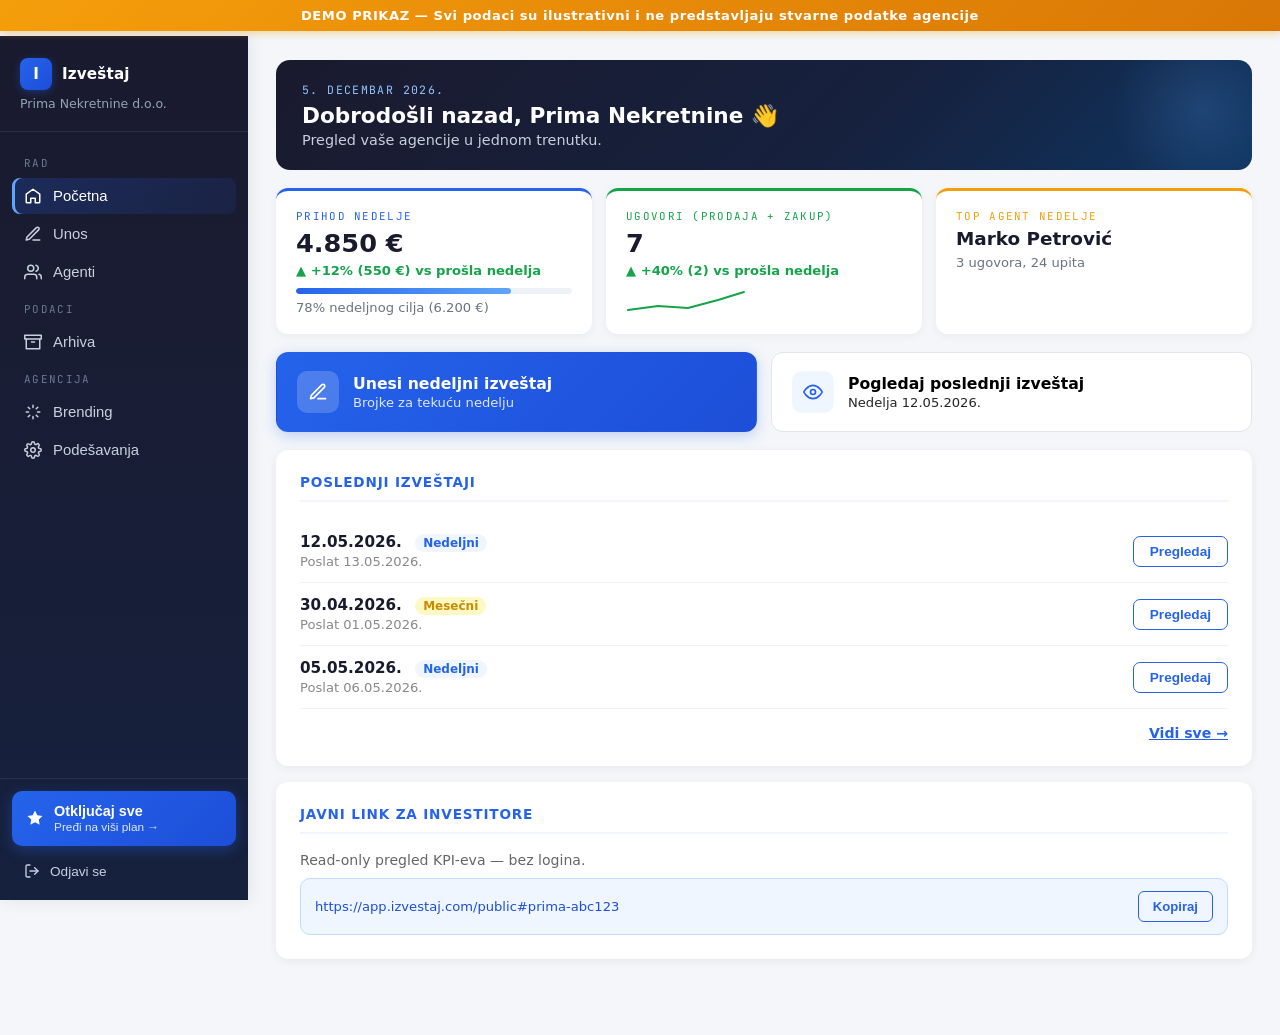
<file: web/demo.html>
<!DOCTYPE html>
<html lang="sr">
<head>
  <meta charset="UTF-8">
  <meta name="viewport" content="width=device-width, initial-scale=1.0, viewport-fit=cover">
  <title>Demo — Izveštaj Panel</title>
  <link href="https://fonts.googleapis.com/css2?family=JetBrains+Mono:wght@500&display=swap" rel="stylesheet">
  <style>
    * { box-sizing: border-box; margin: 0; padding: 0; }
    [hidden] { display: none !important; }
    body { font-family: system-ui, -apple-system, 'Segoe UI', sans-serif; background: #f4f6f9; color: #1a1a2e; min-height: 100vh; }

    /* ─── Demo banner ─── */
    .demo-banner {
      position: fixed; top: 0; left: 0; right: 0; z-index: 9999;
      background: linear-gradient(135deg, #f59e0b, #d97706);
      color: white; text-align: center; padding: 8px 16px;
      font-size: 0.82rem; font-weight: 700; letter-spacing: 0.04em;
      box-shadow: 0 2px 8px rgba(245,158,11,0.4);
    }
    body { padding-top: 36px; }

    /* ─── Forms ─── */
    label { display: block; font-size: 0.82rem; font-weight: 600; color: #444; margin-bottom: 5px; letter-spacing: 0.02em; text-transform: uppercase; }
    input[type="email"], input[type="password"], input[type="date"], input[type="number"], input[type="text"] {
      width: 100%; padding: 10px 13px; border: 1.5px solid #e2e6ea; border-radius: 8px;
      font-size: 0.95rem; outline: none; transition: border-color 0.2s; background: #fafafa;
      box-sizing: border-box; height: 42px;
    }
    input:focus { border-color: #2563eb; background: white; }
    .form-group { margin-bottom: 16px; }

    /* ─── Buttons ─── */
    .btn { width: 100%; padding: 12px; border: none; border-radius: 9px; font-size: 1rem; font-weight: 600; cursor: pointer; transition: background 0.2s; }
    .btn-primary { background: #2563eb; color: white; }
    .btn-primary:hover { background: #1d4ed8; }
    .btn-success { background: #16a34a; color: white; margin-top: 8px; }
    .btn-success:hover { background: #15803d; }
    .btn-outline { background: white; border: 1.5px solid #2563eb; color: #2563eb; padding: 10px 22px; border-radius: 9px; font-size: 0.92rem; font-weight: 600; cursor: pointer; transition: all 0.18s; display: inline-block; }
    .btn-outline:hover { background: #2563eb; color: white; }

    .btn-save {
      display: inline-flex; align-items: center; gap: 8px;
      padding: 11px 22px; border: none; border-radius: 10px;
      background: linear-gradient(135deg, #2563eb 0%, #1d4ed8 100%);
      color: #fff; font-size: 0.92rem; font-weight: 600;
      letter-spacing: 0.01em; cursor: pointer;
      box-shadow: 0 1px 2px rgba(37,99,235,0.18), 0 4px 12px rgba(37,99,235,0.18);
      transition: transform 0.15s ease, box-shadow 0.2s ease;
    }
    .btn-save:hover { background: linear-gradient(135deg, #1d4ed8 0%, #1e40af 100%); transform: translateY(-1px); }
    .btn-save::before {
      content: ''; width: 16px; height: 16px; flex-shrink: 0;
      background-image: url("data:image/svg+xml;utf8,<svg xmlns='http://www.w3.org/2000/svg' viewBox='0 0 24 24' fill='none' stroke='white' stroke-width='2.5' stroke-linecap='round' stroke-linejoin='round'><polyline points='20 6 9 17 4 12'/></svg>");
      background-repeat: no-repeat; background-position: center; background-size: contain;
    }

    /* ─── App shell ─── */
    :root { --sidebar-w: 248px; }
    #dashboard { display: flex; min-height: calc(100vh - 36px); }

    /* ─── Sidebar ─── */
    .sidebar {
      width: var(--sidebar-w); background: linear-gradient(180deg, #1a1a2e 0%, #16213e 100%);
      color: #e4e8f0; display: flex; flex-direction: column;
      position: fixed; top: 36px; bottom: 0; left: 0; z-index: 50;
      box-shadow: 2px 0 16px rgba(15,23,42,0.08);
    }
    .sidebar-header { padding: 22px 20px 18px; border-bottom: 1px solid rgba(255,255,255,0.08); }
    .sidebar-brand { display: flex; align-items: center; gap: 10px; margin-bottom: 6px; }
    .sidebar-brand-mark {
      width: 32px; height: 32px; border-radius: 8px;
      background: linear-gradient(135deg, #2563eb, #1d4ed8);
      display: grid; place-items: center; color: white; font-weight: 800; font-size: 0.95rem;
      box-shadow: 0 2px 8px rgba(37,99,235,0.35);
    }
    .sidebar-brand-name { font-size: 0.95rem; font-weight: 700; color: white; letter-spacing: 0.01em; }
    .sidebar-agency { font-size: 0.78rem; color: #93a3b8; line-height: 1.35; }

    .sidebar-nav { flex: 1; overflow-y: auto; padding: 14px 12px; display: flex; flex-direction: column; gap: 2px; }
    .sidebar-nav-eyebrow {
      font-family: 'JetBrains Mono', monospace;
      font-size: 0.68rem; color: #6b7a92; text-transform: uppercase; letter-spacing: 0.12em;
      padding: 10px 12px 6px;
    }
    .nav-item {
      display: flex; align-items: center; gap: 11px;
      padding: 9px 12px; border-radius: 8px;
      background: transparent; border: none; color: #c8d0e0;
      font-size: 0.93rem; font-weight: 500; cursor: pointer;
      text-align: left; width: 100%; transition: background 0.15s, color 0.15s;
    }
    .nav-item:hover { background: rgba(255,255,255,0.06); color: white; }
    .nav-item.active {
      background: linear-gradient(135deg, rgba(37,99,235,0.22), rgba(37,99,235,0.10));
      color: white; box-shadow: inset 3px 0 0 #60a5fa;
    }
    .nav-item .nav-icon { width: 18px; height: 18px; flex-shrink: 0; }

    .sidebar-footer {
      padding: 12px; border-top: 1px solid rgba(255,255,255,0.08);
      display: flex; flex-direction: column; gap: 8px;
    }
    .upgrade-cta {
      display: flex; align-items: center; gap: 10px;
      padding: 12px 14px; border-radius: 10px; border: none;
      background: linear-gradient(135deg, #2563eb 0%, #1d4ed8 100%);
      color: white; font-weight: 700; font-size: 0.9rem; cursor: pointer;
      text-align: left; transition: transform 0.15s, box-shadow 0.15s;
      box-shadow: 0 4px 14px rgba(37,99,235,0.35);
    }
    .upgrade-cta:hover { transform: translateY(-1px); box-shadow: 0 6px 18px rgba(37,99,235,0.45); }
    .upgrade-cta .nav-icon { width: 18px; height: 18px; }
    .upgrade-cta-text { display: flex; flex-direction: column; line-height: 1.2; }
    .upgrade-cta-text small { font-weight: 500; font-size: 0.74rem; opacity: 0.85; }

    .logout-nav {
      display: flex; align-items: center; gap: 10px;
      padding: 9px 12px; border-radius: 8px; border: none;
      background: transparent; color: #c8d0e0; font-size: 0.85rem; font-weight: 500;
      cursor: pointer; text-align: left; width: 100%; transition: background 0.15s;
    }
    .logout-nav .nav-icon { width: 16px; height: 16px; }
    .logout-nav:hover { background: rgba(220,38,38,0.12); color: #fca5a5; }

    /* ─── Main ─── */
    .main-content { flex: 1; margin-left: var(--sidebar-w); min-width: 0; display: flex; flex-direction: column; }
    .topbar {
      background: white; border-bottom: 1px solid #eaedf3;
      padding: 10px 16px; display: none;
      align-items: center; justify-content: space-between; gap: 10px;
      position: sticky; top: 36px; z-index: 20;
    }
    .mobile-menu-btn {
      background: none; border: 1px solid #e2e6ea;
      width: 44px; height: 44px; border-radius: 10px; cursor: pointer;
      display: flex; align-items: center; justify-content: center; color: #1a1a2e;
    }
    .mobile-menu-btn svg { width: 20px; height: 20px; }
    .page-body { padding: 24px 28px 60px; max-width: 1080px; }

    /* ─── Views ─── */
    .view { display: none; }
    .view.active { display: block; }

    /* ─── Hero ─── */
    .home-hero {
      background: linear-gradient(135deg, #1a1a2e 0%, #16213e 60%, #0f3460 100%);
      color: white; border-radius: 14px; padding: 22px 26px; margin-bottom: 18px;
      position: relative; overflow: hidden;
    }
    .home-hero::after {
      content: ''; position: absolute; top: -40px; right: -40px;
      width: 180px; height: 180px; border-radius: 50%;
      background: radial-gradient(circle, rgba(96,165,250,0.18) 0%, rgba(96,165,250,0) 70%);
    }
    .home-hero-eyebrow {
      font-family: 'JetBrains Mono', monospace; font-size: 0.72rem;
      color: #93c5fd; text-transform: uppercase; letter-spacing: 0.12em; margin-bottom: 6px;
    }
    .home-hero h2 { font-size: 1.35rem; font-weight: 700; margin-bottom: 4px; }
    .home-hero p { font-size: 0.9rem; color: #c8d0e0; }

    /* ─── KPI ─── */
    .kpi-grid { display: grid; grid-template-columns: repeat(3, 1fr); gap: 14px; margin-bottom: 18px; }
    .kpi-card {
      background: white; border-radius: 12px; padding: 18px 20px;
      box-shadow: 0 2px 10px rgba(0,0,0,0.05);
      display: flex; flex-direction: column; gap: 6px;
      border-top: 3px solid #2563eb;
    }
    .kpi-card.green { border-top-color: #16a34a; }
    .kpi-card.amber { border-top-color: #f59e0b; }
    .kpi-eyebrow { font-family: 'JetBrains Mono', monospace; font-size: 0.68rem; color: #2563eb; text-transform: uppercase; letter-spacing: 0.12em; }
    .kpi-card.green .kpi-eyebrow { color: #16a34a; }
    .kpi-card.amber .kpi-eyebrow { color: #f59e0b; }
    .kpi-value { font-size: 1.6rem; font-weight: 800; color: #1a1a2e; line-height: 1.1; }
    .kpi-sub { font-size: 0.82rem; color: #6b7280; }
    .kpi-delta { font-size: 0.82rem; font-weight: 600; display: inline-flex; align-items: center; gap: 4px; }
    .kpi-delta.up { color: #16a34a; }
    .kpi-delta.down { color: #dc2626; }
    .kpi-delta.flat { color: #8892a4; }
    .kpi-progress { height: 6px; background: #eef2f7; border-radius: 999px; overflow: hidden; margin-top: 4px; }
    .kpi-progress-bar { height: 100%; background: linear-gradient(90deg, #2563eb, #60a5fa); border-radius: 999px; }
    .kpi-sparkline { margin-top: 4px; height: 28px; }

    /* ─── Quick actions ─── */
    .quick-actions { display: grid; grid-template-columns: 1fr 1fr; gap: 14px; margin-bottom: 18px; }
    .quick-action {
      background: white; border: 1.5px solid #e2e6ea; border-radius: 12px;
      padding: 18px 20px; cursor: pointer; transition: all 0.18s;
      display: flex; align-items: center; gap: 14px; text-align: left; font-family: inherit;
    }
    .quick-action:hover { border-color: #2563eb; box-shadow: 0 4px 14px rgba(37,99,235,0.12); transform: translateY(-1px); }
    .quick-action.primary {
      background: linear-gradient(135deg, #2563eb, #1d4ed8); color: white; border-color: transparent;
      box-shadow: 0 4px 14px rgba(37,99,235,0.25);
    }
    .quick-action.primary:hover { box-shadow: 0 6px 20px rgba(37,99,235,0.35); }
    .quick-action-icon {
      width: 42px; height: 42px; border-radius: 10px; flex-shrink: 0;
      display: grid; place-items: center; background: #eff6ff; color: #2563eb;
    }
    .quick-action.primary .quick-action-icon { background: rgba(255,255,255,0.18); color: white; }
    .quick-action-icon svg { width: 20px; height: 20px; }
    .quick-action-title { font-weight: 700; font-size: 0.98rem; margin-bottom: 2px; }
    .quick-action-sub { font-size: 0.82rem; opacity: 0.85; }

    /* ─── Cards ─── */
    .card { background: white; border-radius: 12px; padding: 24px; margin-bottom: 16px; box-shadow: 0 2px 10px rgba(0,0,0,0.06); }
    .card h2 { font-size: 0.85rem; color: #2563eb; font-weight: 700; margin-bottom: 18px; padding-bottom: 10px; border-bottom: 2px solid #eff6ff; text-transform: uppercase; letter-spacing: 0.06em; }
    .grid-2 { display: grid; grid-template-columns: 1fr 1fr; gap: 14px; }

    /* ─── Reports ─── */
    .report-row {
      display: flex; align-items: center; justify-content: space-between;
      padding: 13px 0; border-bottom: 1px solid #f0f2f5;
    }
    .report-row:last-child { border-bottom: none; }
    .report-date { font-size: 0.95rem; font-weight: 600; }
    .report-meta { font-size: 0.82rem; color: #888; margin-top: 2px; }
    .report-type-badge {
      display: inline-block; font-size: 0.75rem; font-weight: 700;
      padding: 2px 8px; border-radius: 10px; margin-left: 8px;
    }
    .badge-weekly  { background: #eff6ff; color: #2563eb; }
    .badge-monthly { background: #fef9c3; color: #ca8a04; }
    .btn-view {
      padding: 7px 16px; border: 1.5px solid #2563eb; border-radius: 7px;
      background: white; color: #2563eb; font-size: 0.85rem; font-weight: 600;
      cursor: pointer; transition: all 0.18s; white-space: nowrap;
    }
    .btn-view:hover { background: #2563eb; color: white; }
    .btn-remove {
      padding: 7px 16px; border: 1.5px solid #dc2626; border-radius: 7px;
      background: white; color: #dc2626; font-size: 0.85rem; font-weight: 600;
      cursor: pointer; transition: all 0.18s; white-space: nowrap;
    }
    .btn-remove:hover { background: #dc2626; color: white; }
    .archive-empty { color: #aaa; font-size: 0.9rem; padding: 8px 0; }

    /* ─── Agents ─── */
    .agents-header { display: grid; grid-template-columns: 2fr 1fr 1fr; gap: 12px; margin-bottom: 8px; }
    .agents-header span { font-size: 0.78rem; color: #999; font-weight: 600; text-transform: uppercase; }
    .agent-row { display: grid; grid-template-columns: 2fr 1fr 1fr; gap: 12px; align-items: center; margin-bottom: 10px; }
    .agent-name { font-size: 0.92rem; font-weight: 500; }

    /* ─── Public link ─── */
    .public-link-box { display: flex; align-items: center; gap: 10px; background: #eff6ff; border: 1px solid #bfdbfe; border-radius: 10px; padding: 12px 14px; margin-top: 10px; }
    .public-link-text { font-size: 0.82rem; color: #1d4ed8; word-break: break-all; flex: 1; }
    .btn-copy { background: #eff6ff; border: 1.5px solid #2563eb; color: #2563eb; padding: 7px 14px; border-radius: 6px; font-size: 0.82rem; font-weight: 600; cursor: pointer; white-space: nowrap; transition: all 0.18s; }
    .btn-copy:hover { background: #2563eb; color: white; }

    /* ─── Brending colors ─── */
    .color-swatches { display: flex; gap: 10px; flex-wrap: wrap; margin: 12px 0; }
    .color-swatch {
      width: 36px; height: 36px; border-radius: 8px; cursor: pointer;
      border: 3px solid transparent; transition: all 0.18s;
      box-shadow: 0 2px 6px rgba(0,0,0,0.12);
    }
    .color-swatch.selected { border-color: #1a1a2e; transform: scale(1.1); }
    .logo-preview-box {
      background: #f4f6f9; border-radius: 10px; padding: 24px; text-align: center;
      border: 2px dashed #d1d5db; margin: 12px 0;
    }
    .logo-preview-box p { color: #9ca3af; font-size: 0.88rem; margin-top: 8px; }

    /* ─── Plan badge ─── */
    .plan-badge {
      display: inline-flex; align-items: center; gap: 6px;
      background: linear-gradient(135deg, #fef9c3, #fef08a);
      color: #92400e; border: 1px solid #fde68a;
      border-radius: 20px; padding: 4px 12px; font-size: 0.8rem; font-weight: 700;
    }
    .plan-info-row { display: flex; align-items: center; gap: 12px; flex-wrap: wrap; margin-bottom: 16px; }
    .plan-info-label { font-size: 0.92rem; color: #4a5168; }
    .plan-detail { font-size: 0.88rem; color: #6b7280; margin-bottom: 4px; }

    /* ─── Msg ─── */
    .msg { padding: 13px 16px; border-radius: 9px; margin-bottom: 16px; font-size: 0.9rem; }
    .msg-success { background: #f0fdf4; color: #16a34a; border: 1px solid #bbf7d0; }
    .msg-info { background: #eff6ff; color: #1d4ed8; border: 1px solid #bfdbfe; }

    /* ─── Demo toast ─── */
    .demo-toast {
      position: fixed; bottom: 24px; right: 24px; z-index: 9998;
      background: #1a1a2e; color: white; border-radius: 10px;
      padding: 12px 20px; font-size: 0.88rem; font-weight: 500;
      box-shadow: 0 8px 24px rgba(0,0,0,0.2);
      transform: translateY(80px); opacity: 0; transition: all 0.3s ease;
      max-width: 280px;
    }
    .demo-toast.show { transform: translateY(0); opacity: 1; }

    /* ─── Sidebar backdrop ─── */
    .sidebar-backdrop {
      display: none; position: fixed; inset: 0; background: rgba(15,23,42,0.55);
      z-index: 49; opacity: 0; transition: opacity 0.2s ease;
    }
    .sidebar-backdrop.open { display: block; opacity: 1; }

    /* ─── Responsive ─── */
    @media (max-width: 1100px) and (min-width: 901px) {
      :root { --sidebar-w: 220px; }
      .page-body { padding: 22px 22px 60px; }
      .kpi-grid { grid-template-columns: repeat(2, 1fr); }
    }
    @media (max-width: 900px) {
      .sidebar { transform: translateX(-100%); transition: transform 0.25s ease; width: 290px; max-width: 86vw; top: 36px; }
      .sidebar.open { transform: translateX(0); }
      .main-content { margin-left: 0; }
      .topbar { display: flex; }
      .page-body { padding: 18px 16px 56px; }
      .kpi-grid { grid-template-columns: repeat(2, 1fr); }
      .quick-actions { grid-template-columns: 1fr; }
      body.no-scroll { overflow: hidden; }
      .sidebar-backdrop { display: none; }
      .sidebar-backdrop.open { display: block; }
    }
    @media (max-width: 640px) {
      .grid-2 { grid-template-columns: 1fr; }
      .kpi-grid { grid-template-columns: 1fr; }
      .home-hero { padding: 20px 18px; }
      .home-hero h2 { font-size: 1.2rem; }
      .card { padding: 18px 16px; }
      .quick-action { padding: 14px 16px; }
    }
  </style>
</head>
<body>

<!-- ═══ DEMO BANNER ═══ -->
<div class="demo-banner">
  DEMO PRIKAZ — Svi podaci su ilustrativni i ne predstavljaju stvarne podatke agencije
</div>

<!-- ═══ SVG ICONS ═══ -->
<svg width="0" height="0" style="position:absolute" aria-hidden="true">
  <defs>
    <symbol id="icon-home" viewBox="0 0 24 24" fill="none" stroke="currentColor" stroke-width="2" stroke-linecap="round" stroke-linejoin="round"><path d="M3 9.5L12 3l9 6.5V20a1 1 0 0 1-1 1h-5v-6h-6v6H4a1 1 0 0 1-1-1V9.5z"/></symbol>
    <symbol id="icon-edit" viewBox="0 0 24 24" fill="none" stroke="currentColor" stroke-width="2" stroke-linecap="round" stroke-linejoin="round"><path d="M12 20h9"/><path d="M16.5 3.5a2.121 2.121 0 0 1 3 3L7 19l-4 1 1-4L16.5 3.5z"/></symbol>
    <symbol id="icon-users" viewBox="0 0 24 24" fill="none" stroke="currentColor" stroke-width="2" stroke-linecap="round" stroke-linejoin="round"><path d="M17 21v-2a4 4 0 0 0-4-4H5a4 4 0 0 0-4 4v2"/><circle cx="9" cy="7" r="4"/><path d="M23 21v-2a4 4 0 0 0-3-3.87"/><path d="M16 3.13a4 4 0 0 1 0 7.75"/></symbol>
    <symbol id="icon-archive" viewBox="0 0 24 24" fill="none" stroke="currentColor" stroke-width="2" stroke-linecap="round" stroke-linejoin="round"><path d="M21 8v13H3V8"/><rect x="1" y="3" width="22" height="5"/><line x1="10" y1="12" x2="14" y2="12"/></symbol>
    <symbol id="icon-sparkles" viewBox="0 0 24 24" fill="none" stroke="currentColor" stroke-width="2" stroke-linecap="round" stroke-linejoin="round"><path d="M12 3v3M12 18v3M3 12h3M18 12h3M5.6 5.6l2.1 2.1M16.3 16.3l2.1 2.1M5.6 18.4l2.1-2.1M16.3 7.7l2.1-2.1"/></symbol>
    <symbol id="icon-settings" viewBox="0 0 24 24" fill="none" stroke="currentColor" stroke-width="2" stroke-linecap="round" stroke-linejoin="round"><circle cx="12" cy="12" r="3"/><path d="M19.4 15a1.65 1.65 0 0 0 .33 1.82l.06.06a2 2 0 0 1-2.83 2.83l-.06-.06a1.65 1.65 0 0 0-1.82-.33 1.65 1.65 0 0 0-1 1.51V21a2 2 0 0 1-4 0v-.09A1.65 1.65 0 0 0 9 19.4a1.65 1.65 0 0 0-1.82.33l-.06.06a2 2 0 0 1-2.83-2.83l.06-.06a1.65 1.65 0 0 0 .33-1.82 1.65 1.65 0 0 0-1.51-1H3a2 2 0 0 1 0-4h.09A1.65 1.65 0 0 0 4.6 9a1.65 1.65 0 0 0-.33-1.82l-.06-.06a2 2 0 0 1 2.83-2.83l.06.06a1.65 1.65 0 0 0 1.82.33H9a1.65 1.65 0 0 0 1-1.51V3a2 2 0 0 1 4 0v.09a1.65 1.65 0 0 0 1 1.51 1.65 1.65 0 0 0 1.82-.33l.06-.06a2 2 0 0 1 2.83 2.83l-.06.06a1.65 1.65 0 0 0-.33 1.82V9a1.65 1.65 0 0 0 1.51 1H21a2 2 0 0 1 0 4h-.09a1.65 1.65 0 0 0-1.51 1z"/></symbol>
    <symbol id="icon-star" viewBox="0 0 24 24" fill="currentColor" stroke="none"><path d="M12 2l3.09 6.26L22 9.27l-5 4.87 1.18 6.88L12 17.77l-6.18 3.25L7 14.14 2 9.27l6.91-1.01L12 2z"/></symbol>
    <symbol id="icon-menu" viewBox="0 0 24 24" fill="none" stroke="currentColor" stroke-width="2" stroke-linecap="round" stroke-linejoin="round"><line x1="3" y1="6" x2="21" y2="6"/><line x1="3" y1="12" x2="21" y2="12"/><line x1="3" y1="18" x2="21" y2="18"/></symbol>
    <symbol id="icon-eye" viewBox="0 0 24 24" fill="none" stroke="currentColor" stroke-width="2" stroke-linecap="round" stroke-linejoin="round"><path d="M1 12s4-8 11-8 11 8 11 8-4 8-11 8-11-8-11-8z"/><circle cx="12" cy="12" r="3"/></symbol>
    <symbol id="icon-upload" viewBox="0 0 24 24" fill="none" stroke="currentColor" stroke-width="2" stroke-linecap="round" stroke-linejoin="round"><path d="M21 15v4a2 2 0 0 1-2 2H5a2 2 0 0 1-2-2v-4"/><polyline points="17 8 12 3 7 8"/><line x1="12" y1="3" x2="12" y2="15"/></symbol>
    <symbol id="icon-image" viewBox="0 0 24 24" fill="none" stroke="currentColor" stroke-width="2" stroke-linecap="round" stroke-linejoin="round"><rect x="3" y="3" width="18" height="18" rx="2"/><circle cx="8.5" cy="8.5" r="1.5"/><polyline points="21 15 16 10 5 21"/></symbol>
    <symbol id="icon-logout" viewBox="0 0 24 24" fill="none" stroke="currentColor" stroke-width="2" stroke-linecap="round" stroke-linejoin="round"><path d="M9 21H5a2 2 0 0 1-2-2V5a2 2 0 0 1 2-2h4"/><polyline points="16 17 21 12 16 7"/><line x1="21" y1="12" x2="9" y2="12"/></symbol>
  </defs>
</svg>

<!-- ═══ DASHBOARD ═══ -->
<div id="dashboard">

  <aside class="sidebar" id="sidebar">
    <div class="sidebar-header">
      <div class="sidebar-brand">
        <div class="sidebar-brand-mark">I</div>
        <div class="sidebar-brand-name">Izveštaj</div>
      </div>
      <div class="sidebar-agency">Prima Nekretnine d.o.o.</div>
    </div>

    <nav class="sidebar-nav">
      <div class="sidebar-nav-eyebrow">Rad</div>
      <button class="nav-item active" data-view="home">
        <svg class="nav-icon"><use href="#icon-home"/></svg> Početna
      </button>
      <button class="nav-item" data-view="unos">
        <svg class="nav-icon"><use href="#icon-edit"/></svg> Unos
      </button>
      <button class="nav-item" data-view="agenti">
        <svg class="nav-icon"><use href="#icon-users"/></svg> Agenti
      </button>

      <div class="sidebar-nav-eyebrow">Podaci</div>
      <button class="nav-item" data-view="arhiva">
        <svg class="nav-icon"><use href="#icon-archive"/></svg> Arhiva
      </button>

      <div class="sidebar-nav-eyebrow">Agencija</div>
      <button class="nav-item" data-view="brending">
        <svg class="nav-icon"><use href="#icon-sparkles"/></svg> Brending
      </button>
      <button class="nav-item" data-view="podesavanja">
        <svg class="nav-icon"><use href="#icon-settings"/></svg> Podešavanja
      </button>
    </nav>

    <div class="sidebar-footer">
      <button class="upgrade-cta" onclick="demoToast('Ovo bi otvorilo stranicu za nadogradnju plana.')">
        <svg class="nav-icon"><use href="#icon-star"/></svg>
        <span class="upgrade-cta-text">
          Otključaj sve
          <small>Pređi na viši plan →</small>
        </span>
      </button>
      <button class="logout-nav" onclick="demoToast('U realnoj aplikaciji ovo bi odjavilo korisnika.')">
        <svg class="nav-icon"><use href="#icon-logout"/></svg>
        Odjavi se
      </button>
    </div>
  </aside>

  <div class="sidebar-backdrop" id="sidebar-backdrop" onclick="closeMobileMenu()"></div>

  <main class="main-content">
    <div class="topbar">
      <button class="mobile-menu-btn" onclick="openMobileMenu()">
        <svg><use href="#icon-menu"/></svg>
      </button>
      <span style="font-size:0.88rem;font-weight:600;color:#1a1a2e;">Izveštaj — Demo</span>
      <div></div>
    </div>

    <div class="page-body">

      <!-- ══ Početna ══ -->
      <section class="view active" data-view="home">
        <div class="home-hero">
          <div class="home-hero-eyebrow" id="home-eyebrow"></div>
          <h2>Dobrodošli nazad, Prima Nekretnine 👋</h2>
          <p>Pregled vaše agencije u jednom trenutku.</p>
        </div>

        <div class="kpi-grid">
          <div class="kpi-card">
            <div class="kpi-eyebrow">Prihod nedelje</div>
            <div class="kpi-value">4.850 €</div>
            <div class="kpi-delta up">▲ +12% (550 €) vs prošla nedelja</div>
            <div class="kpi-progress"><div class="kpi-progress-bar" style="width:78%"></div></div>
            <div class="kpi-sub">78% nedeljnog cilja (6.200 €)</div>
          </div>
          <div class="kpi-card green">
            <div class="kpi-eyebrow">Ugovori (prodaja + zakup)</div>
            <div class="kpi-value">7</div>
            <div class="kpi-delta up">▲ +40% (2) vs prošla nedelja</div>
            <div class="kpi-sparkline">
              <svg width="120" height="28" style="overflow:visible">
                <polyline fill="none" stroke="#16a34a" stroke-width="2" stroke-linecap="round" stroke-linejoin="round"
                  points="2,22 32,18 62,20 92,12 118,4"/>
              </svg>
            </div>
          </div>
          <div class="kpi-card amber">
            <div class="kpi-eyebrow">Top agent nedelje</div>
            <div class="kpi-value" style="font-size:1.15rem;">Marko Petrović</div>
            <div class="kpi-sub">3 ugovora, 24 upita</div>
          </div>
        </div>

        <div class="quick-actions">
          <button class="quick-action primary" onclick="switchView('unos')">
            <div class="quick-action-icon"><svg><use href="#icon-edit"/></svg></div>
            <div>
              <div class="quick-action-title">Unesi nedeljni izveštaj</div>
              <div class="quick-action-sub">Brojke za tekuću nedelju</div>
            </div>
          </button>
          <button class="quick-action" onclick="demoToast('Otvorio bi pregled poslednjeg izveštaja u PDF modalnom prozoru.')">
            <div class="quick-action-icon"><svg><use href="#icon-eye"/></svg></div>
            <div>
              <div class="quick-action-title">Pogledaj poslednji izveštaj</div>
              <div class="quick-action-sub">Nedelja 12.05.2026.</div>
            </div>
          </button>
        </div>

        <div class="card">
          <h2>Poslednji izveštaji</h2>
          <div class="report-row">
            <div>
              <div class="report-date">12.05.2026. <span class="report-type-badge badge-weekly">Nedeljni</span></div>
              <div class="report-meta">Poslat 13.05.2026.</div>
            </div>
            <button class="btn-view" onclick="demoToast('Izveštaj bi se otvorio u modalnom prozoru sa opcijom preuzimanja PDF-a.')">Pregledaj</button>
          </div>
          <div class="report-row">
            <div>
              <div class="report-date">30.04.2026. <span class="report-type-badge badge-monthly">Mesečni</span></div>
              <div class="report-meta">Poslat 01.05.2026.</div>
            </div>
            <button class="btn-view" onclick="demoToast('Izveštaj bi se otvorio u modalnom prozoru sa opcijom preuzimanja PDF-a.')">Pregledaj</button>
          </div>
          <div class="report-row">
            <div>
              <div class="report-date">05.05.2026. <span class="report-type-badge badge-weekly">Nedeljni</span></div>
              <div class="report-meta">Poslat 06.05.2026.</div>
            </div>
            <button class="btn-view" onclick="demoToast('Izveštaj bi se otvorio u modalnom prozoru sa opcijom preuzimanja PDF-a.')">Pregledaj</button>
          </div>
          <div style="margin-top:14px;text-align:right;">
            <a href="#" style="color:#2563eb;font-size:0.88rem;font-weight:600;" onclick="switchView('arhiva');return false;">Vidi sve →</a>
          </div>
        </div>

        <div class="card">
          <h2>Javni link za investitore</h2>
          <p style="font-size:0.88rem;color:#666;margin-bottom:4px;">Read-only pregled KPI-eva — bez logina.</p>
          <div class="public-link-box">
            <span class="public-link-text">https://app.izvestaj.com/public#prima-abc123</span>
            <button class="btn-copy" onclick="demoToast('Link je kopiran! (demo)')">Kopiraj</button>
          </div>
        </div>
      </section>

      <!-- ══ Unos ══ -->
      <section class="view" data-view="unos">
        <form onsubmit="submitDemoForm(event)">
          <div class="card">
            <h2>Osnovni KPI-evi</h2>
            <div class="form-group">
              <label>Datum početka nedelje (ponedeljak)</label>
              <input type="date" id="week_start" value="2026-05-19">
            </div>
            <div class="grid-2">
              <div class="form-group">
                <label>Aktivni oglasi</label>
                <input type="number" placeholder="0" value="54">
              </div>
              <div class="form-group">
                <label>Novi oglasi ove nedelje</label>
                <input type="number" placeholder="0" value="6">
              </div>
              <div class="form-group">
                <label>Upiti ove nedelje</label>
                <input type="number" placeholder="0" value="87">
              </div>
              <div class="form-group">
                <label>Ugovori — prodaja</label>
                <input type="number" placeholder="0" value="3">
              </div>
              <div class="form-group">
                <label>Ugovori — zakup</label>
                <input type="number" placeholder="0" value="4">
              </div>
              <div class="form-group">
                <label>Prihod (€)</label>
                <input type="number" placeholder="0" value="4850">
              </div>
            </div>
          </div>

          <div class="card">
            <h2>Upiti po izvoru</h2>
            <div class="grid-2">
              <div class="form-group">
                <label>Halo oglasi</label>
                <input type="number" value="41">
              </div>
              <div class="form-group">
                <label>4zida</label>
                <input type="number" value="22">
              </div>
              <div class="form-group">
                <label>Sajt agencije</label>
                <input type="number" value="15">
              </div>
              <div class="form-group">
                <label>Instagram / ostalo</label>
                <input type="number" value="9">
              </div>
            </div>
          </div>

          <div class="card">
            <h2>Performanse agenata</h2>
            <div class="agents-header">
              <span>Agent</span><span>Upiti</span><span>Ugovori</span>
            </div>
            <div class="agent-row">
              <div class="agent-name">Marko Petrović</div>
              <input type="number" value="24">
              <input type="number" value="3">
            </div>
            <div class="agent-row">
              <div class="agent-name">Ana Nikolić</div>
              <input type="number" value="19">
              <input type="number" value="2">
            </div>
            <div class="agent-row">
              <div class="agent-name">Stefan Ilić</div>
              <input type="number" value="28">
              <input type="number" value="1">
            </div>
            <div class="agent-row">
              <div class="agent-name">Milica Stojanović</div>
              <input type="number" value="16">
              <input type="number" value="1">
            </div>
          </div>

          <button type="submit" class="btn btn-success">Sačuvaj nedeljni izveštaj</button>
        </form>
      </section>

      <!-- ══ Agenti ══ -->
      <section class="view" data-view="agenti">
        <div class="card">
          <h2>Dodaj agenta</h2>
          <div class="form-group">
            <label>Ime i prezime</label>
            <input type="text" placeholder="npr. Marko Petrović">
          </div>
          <button class="btn btn-success" style="margin-top:0;" onclick="demoToast('Agent bi bio dodat u listu.')">
            Dodaj agenta
          </button>
        </div>

        <div class="card">
          <h2>Aktivni agenti <span style="font-size:0.85rem;color:#8892a4;font-weight:500;">(4 — neograničeno)</span></h2>
          <div class="report-row">
            <div class="report-date">Marko Petrović</div>
            <button class="btn-remove" onclick="demoToast('Agent bi bio uklonjen iz liste.')">Ukloni</button>
          </div>
          <div class="report-row">
            <div class="report-date">Ana Nikolić</div>
            <button class="btn-remove" onclick="demoToast('Agent bi bio uklonjen iz liste.')">Ukloni</button>
          </div>
          <div class="report-row">
            <div class="report-date">Stefan Ilić</div>
            <button class="btn-remove" onclick="demoToast('Agent bi bio uklonjen iz liste.')">Ukloni</button>
          </div>
          <div class="report-row">
            <div class="report-date">Milica Stojanović</div>
            <button class="btn-remove" onclick="demoToast('Agent bi bio uklonjen iz liste.')">Ukloni</button>
          </div>
        </div>

        <div class="card">
          <h2>Izveštaji po agentu</h2>
          <div class="report-row" style="flex-direction:column;align-items:flex-start;gap:8px;">
            <div style="display:flex;align-items:center;justify-content:space-between;width:100%;">
              <div class="report-date">Marko Petrović</div>
            </div>
            <div style="display:flex;gap:8px;flex-wrap:wrap;">
              <button class="btn-view" onclick="demoToast('Agent izveštaj bi se otvorio u modalnom prozoru.')">12.05.2026.</button>
              <button class="btn-view" onclick="demoToast('Agent izveštaj bi se otvorio u modalnom prozoru.')">05.05.2026.</button>
              <button class="btn-view" onclick="demoToast('Agent izveštaj bi se otvorio u modalnom prozoru.')">28.04.2026.</button>
            </div>
          </div>
          <div class="report-row" style="flex-direction:column;align-items:flex-start;gap:8px;">
            <div style="display:flex;align-items:center;justify-content:space-between;width:100%;">
              <div class="report-date">Ana Nikolić</div>
            </div>
            <div style="display:flex;gap:8px;flex-wrap:wrap;">
              <button class="btn-view" onclick="demoToast('Agent izveštaj bi se otvorio u modalnom prozoru.')">12.05.2026.</button>
              <button class="btn-view" onclick="demoToast('Agent izveštaj bi se otvorio u modalnom prozoru.')">05.05.2026.</button>
            </div>
          </div>
        </div>
      </section>

      <!-- ══ Arhiva ══ -->
      <section class="view" data-view="arhiva">
        <div class="card">
          <h2>Arhiva izveštaja</h2>
          <div class="report-row">
            <div>
              <div class="report-date">12.05.2026. <span class="report-type-badge badge-weekly">Nedeljni</span></div>
              <div class="report-meta">Poslat 13.05.2026.</div>
            </div>
            <button class="btn-view" onclick="demoToast('Izveštaj bi se otvorio u modalnom prozoru sa opcijom preuzimanja PDF-a.')">Pregledaj</button>
          </div>
          <div class="report-row">
            <div>
              <div class="report-date">30.04.2026. <span class="report-type-badge badge-monthly">Mesečni</span></div>
              <div class="report-meta">Poslat 01.05.2026.</div>
            </div>
            <button class="btn-view" onclick="demoToast('Izveštaj bi se otvorio u modalnom prozoru sa opcijom preuzimanja PDF-a.')">Pregledaj</button>
          </div>
          <div class="report-row">
            <div>
              <div class="report-date">05.05.2026. <span class="report-type-badge badge-weekly">Nedeljni</span></div>
              <div class="report-meta">Poslat 06.05.2026.</div>
            </div>
            <button class="btn-view" onclick="demoToast('Izveštaj bi se otvorio u modalnom prozoru sa opcijom preuzimanja PDF-a.')">Pregledaj</button>
          </div>
          <div class="report-row">
            <div>
              <div class="report-date">28.04.2026. <span class="report-type-badge badge-weekly">Nedeljni</span></div>
              <div class="report-meta">Poslat 29.04.2026.</div>
            </div>
            <button class="btn-view" onclick="demoToast('Izveštaj bi se otvorio u modalnom prozoru sa opcijom preuzimanja PDF-a.')">Pregledaj</button>
          </div>
          <div class="report-row">
            <div>
              <div class="report-date">21.04.2026. <span class="report-type-badge badge-weekly">Nedeljni</span></div>
              <div class="report-meta">Poslat 22.04.2026.</div>
            </div>
            <button class="btn-view" onclick="demoToast('Izveštaj bi se otvorio u modalnom prozoru sa opcijom preuzimanja PDF-a.')">Pregledaj</button>
          </div>
          <div class="report-row">
            <div>
              <div class="report-date">31.03.2026. <span class="report-type-badge badge-monthly">Mesečni</span></div>
              <div class="report-meta">Poslat 01.04.2026.</div>
            </div>
            <button class="btn-view" onclick="demoToast('Izveštaj bi se otvorio u modalnom prozoru sa opcijom preuzimanja PDF-a.')">Pregledaj</button>
          </div>
          <div class="report-row">
            <div>
              <div class="report-date">14.04.2026. <span class="report-type-badge badge-weekly">Nedeljni</span></div>
              <div class="report-meta">Poslat 15.04.2026.</div>
            </div>
            <button class="btn-view" onclick="demoToast('Izveštaj bi se otvorio u modalnom prozoru sa opcijom preuzimanja PDF-a.')">Pregledaj</button>
          </div>
        </div>
      </section>

      <!-- ══ Brending ══ -->
      <section class="view" data-view="brending">
        <div class="card">
          <h2>Logo agencije</h2>
          <p style="font-size:0.9rem;color:#666;margin-bottom:16px;">
            Dodajte logo koji se pojavljuje u svim izveštajima. Preporučena veličina: 200×60 px, PNG sa prozirnom pozadinom.
          </p>
          <div class="logo-preview-box">
            <svg width="48" height="48" viewBox="0 0 24 24" fill="none" stroke="#d1d5db" stroke-width="1.5"><use href="#icon-image"/></svg>
            <p>Nema učitanog loga — kliknite da dodate</p>
          </div>
          <input type="file" accept="image/*" style="margin-top:8px;" onchange="demoToast('Logo bi bio učitan i prikazan u izveštajima.')">
        </div>

        <div class="card">
          <h2>Boja brenda</h2>
          <p style="font-size:0.9rem;color:#666;margin-bottom:4px;">
            Izabrana boja koristi se za naslove, akcentne elemente i istaknute sekcije u PDF izveštajima.
          </p>
          <div class="color-swatches">
            <div class="color-swatch selected" style="background:#2563eb;" onclick="selectColor(this)" title="#2563eb"></div>
            <div class="color-swatch" style="background:#16a34a;" onclick="selectColor(this)" title="#16a34a"></div>
            <div class="color-swatch" style="background:#dc2626;" onclick="selectColor(this)" title="#dc2626"></div>
            <div class="color-swatch" style="background:#7c3aed;" onclick="selectColor(this)" title="#7c3aed"></div>
            <div class="color-swatch" style="background:#0891b2;" onclick="selectColor(this)" title="#0891b2"></div>
            <div class="color-swatch" style="background:#f59e0b;" onclick="selectColor(this)" title="#f59e0b"></div>
            <div class="color-swatch" style="background:#1a1a2e;" onclick="selectColor(this)" title="#1a1a2e"></div>
          </div>
          <div class="form-group" style="margin-top:8px;max-width:200px;">
            <label>Hex kod</label>
            <input type="text" id="brand-color-input" value="#2563eb" placeholder="#2563eb" maxlength="7">
          </div>
          <button class="btn-save" onclick="demoToast('Boja brenda bi bila sačuvana.')">Sačuvaj boju</button>
        </div>

        <div class="card">
          <h2>Prilagođeni tekst u izveštaju</h2>
          <p style="font-size:0.9rem;color:#666;margin-bottom:16px;">
            Opcioni tekst koji se prikazuje u podnožju svakog izveštaja — kontakt podaci, slogan ili pravna napomena.
          </p>
          <div class="form-group">
            <label>Tekst podnožja</label>
            <textarea style="width:100%;padding:10px 13px;border:1.5px solid #e2e6ea;border-radius:8px;font-size:0.9rem;resize:vertical;background:#fafafa;font-family:inherit;" rows="3"
              placeholder="npr. Prima Nekretnine | Bulevar Oslobođenja 12, Novi Sad | +381 21 123 456">Prima Nekretnine d.o.o. | Bulevar Oslobođenja 48, Novi Sad | office@prima.rs</textarea>
          </div>
          <button class="btn-save" onclick="demoToast('Tekst podnožja bi bio sačuvan.')">Sačuvaj tekst</button>
        </div>
      </section>

      <!-- ══ Podešavanja ══ -->
      <section class="view" data-view="podesavanja">
        <div class="card">
          <h2>Pretplata</h2>
          <div class="plan-info-row">
            <div class="plan-info-label">Trenutni plan:</div>
            <div class="plan-badge">⭐ Premium</div>
          </div>
          <div class="plan-detail">Aktivan od: 01.01.2026.</div>
          <div class="plan-detail">Sledeća naplata: 01.06.2026. — 29,99 €/mes.</div>
          <div style="margin-top:16px;">
            <button class="btn-outline" onclick="demoToast('Otvorio bi pregled planova za promenu pretplate.')">Promeni plan</button>
          </div>
        </div>

        <div class="card">
          <h2>Nedeljni cilj prihoda</h2>
          <p style="font-size:0.9rem;color:#666;margin-bottom:16px;">
            Postavite nedeljni cilj prihoda koji se prikazuje u izveštajima i na Početnoj kao referentna vrednost.
          </p>
          <div class="form-group">
            <label>Nedeljni cilj (€)</label>
            <input type="number" value="6200" min="0" step="100">
          </div>
          <button class="btn-save" onclick="demoToast('Cilj prihoda bi bio sačuvan.')">Sačuvaj cilj</button>
        </div>

        <div class="card">
          <h2>Praćenje tržišta</h2>
          <p style="font-size:0.9rem;color:#666;margin-bottom:16px;">
            Označite segmente koje vaša agencija prati. Pricing benchmark i analiza tržišta u izveštajima koriste samo izabrane segmente.
          </p>
          <div class="form-group" style="display:flex;align-items:center;gap:10px;">
            <input type="checkbox" id="tracks-sale" checked style="width:18px;height:18px;margin:0;cursor:pointer;">
            <label for="tracks-sale" style="margin:0;text-transform:none;letter-spacing:0;font-weight:500;color:#1a1a2e;cursor:pointer;">
              Pratim prodaju stanova
            </label>
          </div>
          <div class="form-group" style="display:flex;align-items:center;gap:10px;">
            <input type="checkbox" id="tracks-rent" checked style="width:18px;height:18px;margin:0;cursor:pointer;">
            <label for="tracks-rent" style="margin:0;text-transform:none;letter-spacing:0;font-weight:500;color:#1a1a2e;cursor:pointer;">
              Pratim zakup stanova
            </label>
          </div>
          <button class="btn-save" onclick="demoToast('Preferencije praćenja bi bile sačuvane.')" style="margin-top:8px;">
            Sačuvaj preferencije
          </button>
        </div>

        <div class="card">
          <h2>Podaci za R-1 račun</h2>
          <p style="font-size:0.9rem;color:#666;margin-bottom:16px;">
            Unesite PIB i matični broj agencije ako želite da račun za pretplatu sadrži R-1 elemente.
          </p>
          <div class="form-group">
            <label>PIB</label>
            <input type="text" value="112345678">
          </div>
          <div class="form-group">
            <label>Matični broj</label>
            <input type="text" value="12345678">
          </div>
          <div class="form-group">
            <label>Pravna adresa</label>
            <input type="text" value="Bulevar Oslobođenja 48">
          </div>
          <div class="form-group">
            <label>Grad</label>
            <input type="text" value="Novi Sad">
          </div>
          <div class="form-group">
            <label>Email za fakture <span style="font-weight:400;color:#8892a4;text-transform:none;letter-spacing:0;">(opciono)</span></label>
            <input type="email" placeholder="Ostavite prazno za glavni email">
          </div>
          <button class="btn-save" onclick="demoToast('Podaci za R-1 račun bi bili sačuvani.')">Sačuvaj podatke</button>
        </div>

        <div class="card" style="border:1px solid #fecaca;">
          <h2 style="color:#991b1b;">Otkazivanje pretplate</h2>
          <p style="font-size:0.92rem;color:#4a5168;margin:8px 0 16px;">
            Aktivan Premium plan. Otkazivanje je trenutno — nalog odmah prelazi na Free plan.
          </p>
          <button class="btn-outline" style="border-color:#dc2626;color:#dc2626;" onclick="demoToast('U realnoj aplikaciji ovo bi pokrenulo proces otkazivanja pretplate.')">
            Otkaži pretplatu
          </button>
        </div>
      </section>

    </div>
  </main>
</div>

<!-- ═══ DEMO TOAST ═══ -->
<div class="demo-toast" id="demo-toast"></div>

<script>
  // ── Date setup ──────────────────────────────────────────────────────────────
  (function() {
    const d = new Date();
    const months = ['januar','februar','mart','april','maj','jun','jul','avgust','septembar','oktobar','novembar','decembar'];
    document.getElementById('home-eyebrow').textContent =
      `${d.getDate()}. ${months[d.getMonth()]} ${d.getFullYear()}.`;
  })();

  // ── Navigation ─────────────────────────────────────────────────────────────
  function switchView(name) {
    document.querySelectorAll('.view').forEach(v => v.classList.remove('active'));
    document.querySelectorAll('.nav-item').forEach(n => n.classList.remove('active'));

    const target = document.querySelector(`.view[data-view="${name}"]`);
    const navBtn = document.querySelector(`.nav-item[data-view="${name}"]`);
    if (target) target.classList.add('active');
    if (navBtn) navBtn.classList.add('active');

    closeMobileMenu();
    window.scrollTo({ top: 0, behavior: 'smooth' });
  }

  document.querySelectorAll('.nav-item[data-view]').forEach(btn => {
    btn.addEventListener('click', () => switchView(btn.dataset.view));
  });

  // ── Mobile menu ─────────────────────────────────────────────────────────────
  function openMobileMenu() {
    document.getElementById('sidebar').classList.add('open');
    document.getElementById('sidebar-backdrop').classList.add('open');
    document.body.classList.add('no-scroll');
  }
  function closeMobileMenu() {
    document.getElementById('sidebar').classList.remove('open');
    document.getElementById('sidebar-backdrop').classList.remove('open');
    document.body.classList.remove('no-scroll');
  }

  // ── Demo form submit ─────────────────────────────────────────────────────────
  function submitDemoForm(e) {
    e.preventDefault();
    demoToast('Podaci bi bili sačuvani i izveštaj generisan. ✓');
    setTimeout(() => switchView('home'), 800);
  }

  // ── Color picker ─────────────────────────────────────────────────────────────
  function selectColor(el) {
    document.querySelectorAll('.color-swatch').forEach(s => s.classList.remove('selected'));
    el.classList.add('selected');
    document.getElementById('brand-color-input').value = el.title;
  }

  // ── Toast notification ────────────────────────────────────────────────────────
  let toastTimer;
  function demoToast(msg) {
    const el = document.getElementById('demo-toast');
    el.textContent = msg;
    el.classList.add('show');
    clearTimeout(toastTimer);
    toastTimer = setTimeout(() => el.classList.remove('show'), 3000);
  }
</script>
</body>
</html>
</file>
<file: web/css/responsive.css>
/* responsive.css — globalni sloj za telefon i tablet
 * Breakpointi:
 *   --bp-phone:  640px
 *   --bp-tablet: 900px
 *   --bp-desk:   1180px
 * Linkuje se PRE inline <style> tagova u svakoj HTML, da inline pravila imaju prednost gde treba.
 */

:root {
  --bp-phone: 640px;
  --bp-tablet: 900px;
  --bp-desk: 1180px;
  --tap: 44px;
  --nav-h: 64px;
}

/* Sprečava Safari da uveća font na rotaciji u landscape */
html {
  -webkit-text-size-adjust: 100%;
  text-size-adjust: 100%;
}

/* Globalni tampon protiv horizontalnog "šetanja" */
html {
  overflow-x: hidden;
}
body {
  max-width: 100%;
  overflow-x: hidden;
  position: relative; /* bez ovoga overflow-x: hidden ne radi u nekim browserima */
}

/* Sva media automatski responsive */
img, video, iframe, svg {
  max-width: 100%;
}
img, video {
  height: auto;
}

/* Najčešći uzrok overflow-a: flex/grid item sa dugim tekstom ne ume da se skupi.
 * Postavlja se min-width: 0 na direktne potomke flex/grid kontejnera. */
.flex > *, .grid > *,
[style*="display: flex"] > *,
[style*="display:flex"] > * {
  min-width: 0;
}

/* Fluid tipografija — koristi se opciono, dodavanjem klase */
.h1-fluid { font-size: clamp(1.9rem, 5.5vw, 2.85rem); line-height: 1.15; }
.h2-fluid { font-size: clamp(1.45rem, 4.2vw, 2.1rem); line-height: 1.2; }
.h3-fluid { font-size: clamp(1.15rem, 3.2vw, 1.5rem); line-height: 1.3; }

/* Wrapper za tabele — sprečava horizontalni scroll celog ekrana */
.table-scroll {
  width: 100%;
  overflow-x: auto;
  -webkit-overflow-scrolling: touch;
  border-radius: 12px;
}
.table-scroll > table {
  min-width: 640px;
}

/* Tap target minimum na telefonu */
@media (max-width: 640px) {
  .btn, button, a.btn, .cta, .primary, .nav-link, .plan-btn, .toggle-btn {
    min-height: var(--tap);
  }
  /* Forme — minimalna visina inputa */
  input:not([type="checkbox"]):not([type="radio"]),
  select, textarea {
    min-height: var(--tap);
    font-size: 16px; /* sprečava iOS zoom na fokus */
  }
}

/* Sigurni okviri za iPhone notch — primenjuju ih elementi sa klasom .safe-bottom */
.safe-bottom {
  padding-bottom: max(16px, env(safe-area-inset-bottom));
}

/* Utility: ne dozvoli da dugačka reč razbije layout */
.wrap-anywhere {
  overflow-wrap: anywhere;
  word-break: break-word;
}
</file>
